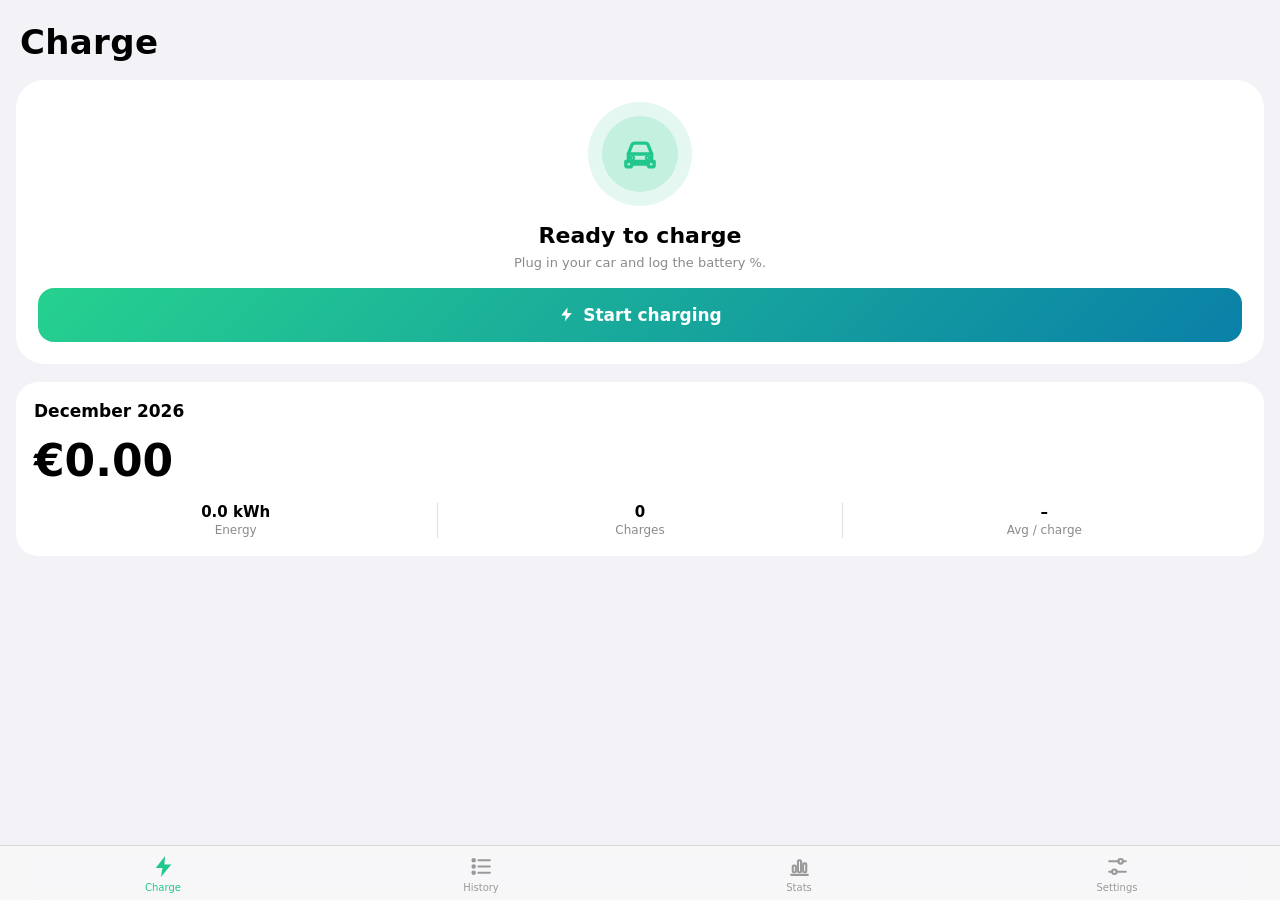
<file: docs/index.html>
<!DOCTYPE html>
<html lang="en">
<head>
<meta charset="utf-8">
<meta name="viewport" content="width=device-width, initial-scale=1, viewport-fit=cover, maximum-scale=1">
<meta name="apple-mobile-web-app-capable" content="yes">
<meta name="mobile-web-app-capable" content="yes">
<meta name="apple-mobile-web-app-status-bar-style" content="default">
<meta name="apple-mobile-web-app-title" content="ChargeLog">
<meta name="theme-color" content="#f2f2f7" media="(prefers-color-scheme: light)">
<meta name="theme-color" content="#000000" media="(prefers-color-scheme: dark)">
<meta name="format-detection" content="telephone=no">
<title>ChargeLog</title>
<link rel="manifest" href="manifest.webmanifest">
<link rel="apple-touch-icon" href="icon-180.png">
<link rel="icon" type="image/png" href="icon-192.png">
<style>
:root {
  --brand: #21c78c;
  --brand-deep: #0a789e;
  --grad: linear-gradient(135deg, #26d18f 0%, #0a80a8 100%);
  --bg: #f2f2f7;
  --card: #ffffff;
  --card2: #f2f2f7;
  --text: #000000;
  --text2: rgba(60, 60, 67, 0.6);
  --text3: rgba(60, 60, 67, 0.3);
  --fill: rgba(120, 120, 128, 0.14);
  --fill2: rgba(120, 120, 128, 0.22);
  --sep: rgba(60, 60, 67, 0.16);
  --bar: rgba(249, 249, 249, 0.86);
  --orange: #ff9500;
  --red: #ff3b30;
  --blue: #007aff;
  --purple: #af52de;
  --teal: #30b0c7;
  --yellow: #ffcc00;
  --sheet-bg: #f2f2f7;
  --font: -apple-system, BlinkMacSystemFont, "SF Pro Text", "Segoe UI", Roboto, system-ui, sans-serif;
  --rounded: ui-rounded, "SF Pro Rounded", -apple-system, BlinkMacSystemFont, system-ui, sans-serif;
  --safe-top: env(safe-area-inset-top, 0px);
  --safe-bottom: env(safe-area-inset-bottom, 0px);
  color-scheme: light dark;
}

@media (prefers-color-scheme: dark) {
  :root {
    --bg: #000000;
    --card: #1c1c1e;
    --card2: #2c2c2e;
    --text: #ffffff;
    --text2: rgba(235, 235, 245, 0.6);
    --text3: rgba(235, 235, 245, 0.3);
    --fill: rgba(120, 120, 128, 0.28);
    --fill2: rgba(120, 120, 128, 0.4);
    --sep: rgba(84, 84, 88, 0.55);
    --bar: rgba(22, 22, 24, 0.86);
    --sheet-bg: #1c1c1e;
  }
  .sheet .card, .sheet .group { background: #2c2c2e; }
}

* { box-sizing: border-box; -webkit-tap-highlight-color: transparent; }
html, body { margin: 0; padding: 0; background: var(--bg); color: var(--text); }
body {
  font-family: var(--font);
  font-size: 17px;
  line-height: 1.3;
  -webkit-font-smoothing: antialiased;
  -webkit-text-size-adjust: 100%;
  overscroll-behavior-y: none;
  user-select: none;
  -webkit-user-select: none;
}
input, textarea, select { user-select: text; -webkit-user-select: text; }
button { font: inherit; color: inherit; background: none; border: 0; padding: 0; cursor: pointer; }
svg { display: block; }
.ico { width: 1em; height: 1em; display: inline-block; vertical-align: -0.125em; }

/* ---------- Screens & tab bar ---------- */
.screen { display: none; min-height: 100vh; padding: calc(var(--safe-top) + 12px) 16px calc(var(--safe-bottom) + 96px); }
.screen.active { display: block; animation: fadeIn 0.18s ease; }
@keyframes fadeIn { from { opacity: 0.4; } to { opacity: 1; } }
.title-row { display: flex; align-items: flex-end; justify-content: space-between; margin: 8px 4px 16px; min-height: 44px; }
.large-title { font-size: 34px; font-weight: 700; letter-spacing: 0.01em; margin: 0; }
.icon-btn { width: 36px; height: 36px; border-radius: 50%; display: grid; place-items: center; color: var(--brand); font-size: 22px; }
.icon-btn:active { opacity: 0.5; }

.tabbar {
  position: fixed; left: 0; right: 0; bottom: 0; z-index: 20;
  display: flex; justify-content: space-around;
  padding: 6px 4px calc(var(--safe-bottom) + 4px);
  background: var(--bar);
  backdrop-filter: saturate(180%) blur(20px); -webkit-backdrop-filter: saturate(180%) blur(20px);
  border-top: 0.5px solid var(--sep);
}
.tab { flex: 1; display: flex; flex-direction: column; align-items: center; gap: 2px; color: #999; font-size: 10px; font-weight: 500; padding: 2px 0; }
.tab .ico { font-size: 25px; }
.tab.active { color: var(--brand); }

.stack { display: flex; flex-direction: column; gap: 18px; }

/* ---------- Cards ---------- */
.card { background: var(--card); border-radius: 22px; padding: 18px; }
.card-title { font-size: 17px; font-weight: 600; margin: 0; }
.row-between { display: flex; align-items: center; justify-content: space-between; gap: 8px; }
.muted { color: var(--text2); }
.small { font-size: 13px; }
.caption { font-size: 12px; color: var(--text2); }
.rounded { font-family: var(--rounded); }
.num { font-variant-numeric: tabular-nums; }
.link-btn { color: var(--brand); font-weight: 600; font-size: 15px; }
.link-btn:active { opacity: 0.5; }

.primary-btn {
  width: 100%; display: flex; align-items: center; justify-content: center; gap: 8px;
  padding: 16px; border-radius: 16px; background: var(--grad); color: #fff;
  font-size: 17px; font-weight: 600; transition: transform 0.15s ease, opacity 0.15s ease;
}
.primary-btn:active { transform: scale(0.97); opacity: 0.85; }
.primary-btn:disabled { opacity: 0.45; transform: none; }

/* Active charge card */
.active-card { background: var(--grad); color: #fff; border-radius: 28px; padding: 20px; box-shadow: 0 12px 30px rgba(10, 120, 158, 0.35); display: flex; flex-direction: column; gap: 18px; }
.pill { display: inline-flex; align-items: center; gap: 6px; padding: 6px 12px; border-radius: 999px; background: rgba(255,255,255,0.2); font-size: 15px; font-weight: 600; }
.pulse { animation: pulse 1.6s ease-in-out infinite; }
@keyframes pulse { 0%, 100% { opacity: 1; } 50% { opacity: 0.35; } }
.circle-btn { width: 34px; height: 34px; border-radius: 50%; background: rgba(255,255,255,0.2); display: grid; place-items: center; font-size: 20px; }
.active-main { display: flex; align-items: center; gap: 22px; }
.ring-wrap { position: relative; width: 118px; height: 118px; flex: none; }
.ring-wrap svg { width: 100%; height: 100%; transform: rotate(-90deg); }
.ring-label { position: absolute; inset: 0; display: flex; flex-direction: column; align-items: center; justify-content: center; }
.ring-pct { font-family: var(--rounded); font-size: 26px; font-weight: 700; font-variant-numeric: tabular-nums; }
.ring-sub { font-size: 11px; font-weight: 600; opacity: 0.85; }
.ring-arc { transition: stroke-dashoffset 0.6s ease; }
.kv-label { font-size: 12px; font-weight: 600; opacity: 0.8; }
.kv-big { font-family: var(--rounded); font-size: 28px; font-weight: 700; font-variant-numeric: tabular-nums; }
.kv-mid { font-family: var(--rounded); font-size: 17px; font-weight: 600; }
.glass-row { display: flex; align-items: center; gap: 10px; padding: 12px 14px; border-radius: 14px; background: rgba(255,255,255,0.18); width: 100%; text-align: left; color: #fff; }
.glass-row.due { background: rgba(255,255,255,0.32); }
.glass-row:active { opacity: 0.7; }
.white-btn { width: 100%; padding: 15px; border-radius: 16px; background: #fff; color: var(--brand-deep); font-weight: 600; font-size: 17px; display: flex; align-items: center; justify-content: center; gap: 8px; }
.white-btn:active { transform: scale(0.97); }

/* Idle card */
.idle-card { background: var(--card); border-radius: 28px; padding: 22px; display: flex; flex-direction: column; align-items: center; gap: 16px; text-align: center; }
.idle-icon { position: relative; width: 104px; height: 104px; border-radius: 50%; background: rgba(33,199,140,0.12); display: grid; place-items: center; }
.idle-icon::before { content: ""; position: absolute; width: 76px; height: 76px; border-radius: 50%; background: rgba(33,199,140,0.16); }
.idle-icon .ico { position: relative; font-size: 40px; color: var(--brand); }
.idle-title { font-size: 22px; font-weight: 700; margin: 0; }

/* Month summary */
.big-money { font-family: var(--rounded); font-size: 44px; font-weight: 700; margin: 10px 0 14px; font-variant-numeric: tabular-nums; }
.mini-stats { display: flex; }
.mini-stats > div { flex: 1; text-align: center; }
.mini-stats > div + div { border-left: 0.5px solid var(--sep); }
.mini-val { font-family: var(--rounded); font-weight: 700; font-size: 15px; }

/* Session rows */
.session-row { display: flex; align-items: center; gap: 14px; padding: 8px 0; width: 100%; text-align: left; }
.session-ring { position: relative; width: 46px; height: 46px; flex: none; }
.session-ring svg { width: 100%; height: 100%; transform: rotate(-90deg); }
.session-ring .day { position: absolute; inset: 0; display: flex; flex-direction: column; align-items: center; justify-content: center; line-height: 1; }
.session-ring .day b { font-family: var(--rounded); font-size: 16px; }
.session-ring .day small { font-size: 8px; font-weight: 700; color: var(--text2); margin-top: 2px; }
.session-mid { flex: 1; min-width: 0; }
.session-pcts { font-weight: 600; font-size: 15px; font-variant-numeric: tabular-nums; display: flex; align-items: center; gap: 5px; }
.session-pcts .ico { font-size: 11px; color: var(--text2); }
.session-right { text-align: right; }
.session-cost { font-family: var(--rounded); font-weight: 600; font-size: 17px; }
.divider { height: 0.5px; background: var(--sep); margin-left: 60px; }

/* History list */
.month-head { display: flex; align-items: baseline; gap: 6px; margin: 6px 4px 8px; }
.month-head .name { font-size: 20px; font-weight: 700; flex: 1; }
.month-head .tot { font-weight: 700; color: var(--brand); font-size: 15px; }
.group { background: var(--card); border-radius: 14px; overflow: hidden; }
.swipe { position: relative; overflow: hidden; }
.swipe + .swipe::before { content: ""; position: absolute; top: 0; left: 76px; right: 0; height: 0.5px; background: var(--sep); z-index: 2; }
.swipe-content { position: relative; z-index: 1; background: var(--card); padding: 4px 16px; transition: transform 0.25s ease; }
.swipe-del { position: absolute; top: 0; right: 0; bottom: 0; width: 88px; background: var(--red); color: #fff; font-weight: 600; font-size: 15px; display: flex; flex-direction: column; align-items: center; justify-content: center; gap: 2px; }

.empty { text-align: center; padding: 70px 30px; color: var(--text2); }
.empty .ico { font-size: 52px; color: var(--text3); margin-bottom: 14px; }
.empty h3 { color: var(--text); font-size: 22px; margin: 0 0 6px; }

/* ---------- Forms (grouped lists) ---------- */
.section { margin-bottom: 22px; }
.section-head { font-size: 13px; text-transform: uppercase; color: var(--text2); margin: 0 16px 7px; letter-spacing: 0.02em; }
.section-foot { font-size: 13px; color: var(--text2); margin: 7px 16px 0; line-height: 1.35; white-space: pre-line; }
.section .group { border-radius: 12px; }
.item { display: flex; align-items: center; justify-content: space-between; gap: 12px; min-height: 46px; padding: 10px 16px; position: relative; }
.item + .item::before, .item + .block::before, .block + .item::before, .block + .block::before { content: ""; position: absolute; top: 0; left: 16px; right: 0; height: 0.5px; background: var(--sep); }
.block { padding: 14px 16px; position: relative; }
.item-label { display: flex; align-items: center; gap: 12px; }
.item-value { color: var(--text2); text-align: right; font-variant-numeric: tabular-nums; }
.item.button { color: var(--brand); width: 100%; text-align: left; }
.item.button.destructive { color: var(--red); justify-content: center; }
.item.button:active { background: var(--fill); }
.app-icon { width: 29px; height: 29px; border-radius: 7px; display: grid; place-items: center; color: #fff; font-size: 16px; flex: none; }

.field { display: flex; align-items: center; gap: 4px; }
.field input {
  width: 110px; text-align: right; border: 0; background: transparent; color: var(--text);
  font: inherit; font-variant-numeric: tabular-nums; padding: 4px 0; outline: none;
}
.field .unit { color: var(--text2); }
input[type="datetime-local"], input[type="time"], select {
  font: inherit; color: var(--brand); background: var(--fill); border: 0; border-radius: 8px; padding: 6px 10px; outline: none;
  -webkit-appearance: none; appearance: none;
}
select { padding-right: 26px; background-image: linear-gradient(45deg, transparent 50%, var(--text2) 50%), linear-gradient(135deg, var(--text2) 50%, transparent 50%); background-position: calc(100% - 13px) 55%, calc(100% - 8px) 55%; background-size: 5px 5px; background-repeat: no-repeat; }
textarea { width: 100%; min-height: 60px; border: 0; background: transparent; color: var(--text); font: inherit; resize: none; outline: none; }

/* Toggle */
.switch { position: relative; width: 51px; height: 31px; flex: none; }
.switch input { opacity: 0; width: 0; height: 0; position: absolute; }
.switch span { position: absolute; inset: 0; border-radius: 999px; background: var(--fill2); transition: background 0.2s; }
.switch span::after { content: ""; position: absolute; top: 2px; left: 2px; width: 27px; height: 27px; border-radius: 50%; background: #fff; box-shadow: 0 3px 8px rgba(0,0,0,0.15), 0 1px 1px rgba(0,0,0,0.16); transition: transform 0.22s ease; }
.switch input:checked + span { background: var(--brand); }
.switch input:checked + span::after { transform: translateX(20px); }

/* Segmented */
.segmented { display: flex; background: var(--fill); border-radius: 9px; padding: 2px; position: relative; }
.segmented button { flex: 1; padding: 6px 10px; font-size: 13px; font-weight: 500; border-radius: 7px; position: relative; z-index: 1; transition: background 0.2s; white-space: nowrap; }
.segmented button.on { background: var(--card); box-shadow: 0 3px 8px rgba(0,0,0,0.12), 0 1px 1px rgba(0,0,0,0.04); font-weight: 600; }
@media (prefers-color-scheme: dark) { .segmented button.on { background: #636366; } }

/* Chips */
.chips { display: flex; gap: 8px; overflow-x: auto; scrollbar-width: none; padding: 2px 0; }
.chips::-webkit-scrollbar { display: none; }
.chip { padding: 8px 14px; border-radius: 999px; background: var(--fill); font-size: 15px; font-weight: 600; flex: none; }
.chip.on { background: var(--brand); color: #fff; }

/* Percent input */
.pct-display { display: flex; align-items: baseline; justify-content: center; gap: 2px; }
.pct-num { font-family: var(--rounded); font-size: 76px; font-weight: 700; font-variant-numeric: tabular-nums; line-height: 1.05; }
.pct-sign { font-family: var(--rounded); font-size: 32px; font-weight: 600; color: var(--text2); }
.battery-bar { height: 10px; border-radius: 999px; background: var(--fill); overflow: hidden; margin: 12px 0 16px; }
.battery-fill { height: 100%; border-radius: 999px; transition: width 0.2s ease, background 0.2s; }
.pct-controls { display: flex; align-items: center; gap: 14px; }
.round-btn { width: 42px; height: 42px; border-radius: 50%; background: var(--fill); display: grid; place-items: center; font-size: 22px; flex: none; touch-action: manipulation; }
.round-btn:active { background: var(--fill2); }

input[type="range"] {
  -webkit-appearance: none; appearance: none; width: 100%; height: 6px; border-radius: 999px; outline: none; margin: 0;
  background: linear-gradient(to right, var(--brand) 0%, var(--brand) var(--p, 50%), var(--fill2) var(--p, 50%), var(--fill2) 100%);
}
input[type="range"]::-webkit-slider-thumb { -webkit-appearance: none; width: 28px; height: 28px; border-radius: 50%; background: #fff; box-shadow: 0 3px 8px rgba(0,0,0,0.18), 0 0 0 0.5px rgba(0,0,0,0.06); }
input[type="range"]::-moz-range-thumb { width: 28px; height: 28px; border-radius: 50%; background: #fff; border: 0; box-shadow: 0 3px 8px rgba(0,0,0,0.18); }

/* Results */
.result-cols { display: flex; }
.result-cols > div { flex: 1; text-align: center; }
.result-cols > div + div { border-left: 0.5px solid var(--sep); }
.result-val { font-family: var(--rounded); font-size: 18px; font-weight: 700; margin-top: 4px; font-variant-numeric: tabular-nums; }
.formula { font-size: 12px; color: var(--text2); font-variant-numeric: tabular-nums; line-height: 1.5; }

/* ---------- Sheets ---------- */
.backdrop { position: fixed; inset: 0; background: rgba(0,0,0,0.35); z-index: 50; opacity: 0; transition: opacity 0.3s ease; }
.backdrop.show { opacity: 1; }
.sheet {
  position: fixed; left: 0; right: 0; bottom: 0; z-index: 51;
  top: calc(var(--safe-top) + 12px);
  background: var(--sheet-bg); border-radius: 14px 14px 0 0;
  display: flex; flex-direction: column;
  transform: translateY(100%); transition: transform 0.38s cubic-bezier(0.2, 0.9, 0.25, 1);
  max-width: 700px; margin: 0 auto;
}
.sheet.medium { top: auto; max-height: 82vh; }
.sheet.show { transform: translateY(0); }
.sheet-grabber { width: 36px; height: 5px; border-radius: 3px; background: var(--text3); margin: 6px auto 0; flex: none; }
.sheet-head { display: grid; grid-template-columns: 1fr auto 1fr; align-items: center; padding: 8px 16px 10px; flex: none; }
.sheet-head h2 { font-size: 17px; font-weight: 600; margin: 0; text-align: center; }
.sheet-head .left { justify-self: start; color: var(--brand); }
.sheet-head .right { justify-self: end; color: var(--brand); font-weight: 600; }
.sheet-body { flex: 1; overflow-y: auto; -webkit-overflow-scrolling: touch; padding: 8px 16px 24px; overscroll-behavior: contain; }
.sheet-foot { flex: none; padding: 8px 16px calc(var(--safe-bottom) + 10px); background: var(--bar); backdrop-filter: blur(20px); -webkit-backdrop-filter: blur(20px); border-top: 0.5px solid var(--sep); }
.sheet .card { background: var(--card); }

/* Action sheet */
.action-sheet { position: fixed; left: 8px; right: 8px; bottom: calc(var(--safe-bottom) + 8px); z-index: 61; transform: translateY(120%); transition: transform 0.3s cubic-bezier(0.2, 0.9, 0.25, 1); max-width: 560px; margin: 0 auto; }
.action-sheet.show { transform: translateY(0); }
.action-group { background: var(--bar); backdrop-filter: blur(30px); -webkit-backdrop-filter: blur(30px); border-radius: 14px; overflow: hidden; margin-bottom: 8px; }
.action-group .msg { padding: 14px 16px; text-align: center; font-size: 13px; color: var(--text2); border-bottom: 0.5px solid var(--sep); }
.action-group .msg b { display: block; font-size: 13px; margin-bottom: 2px; }
.action-group button { width: 100%; padding: 17px; font-size: 20px; color: var(--blue); }
.action-group button + button { border-top: 0.5px solid var(--sep); }
.action-group button.destructive { color: var(--red); }
.action-group button.cancel { font-weight: 600; }
.action-sheet .cancel-group { background: var(--card); }

/* Toast */
.toast { position: fixed; left: 50%; top: calc(var(--safe-top) + 10px); transform: translate(-50%, -150%); z-index: 80; background: var(--card); color: var(--text); padding: 12px 18px; border-radius: 999px; box-shadow: 0 8px 30px rgba(0,0,0,0.18); font-size: 15px; font-weight: 600; transition: transform 0.35s cubic-bezier(0.2, 0.9, 0.25, 1); display: flex; gap: 8px; align-items: center; max-width: calc(100% - 32px); }
.toast.show { transform: translate(-50%, 0); }
.toast .ico { color: var(--brand); flex: none; }

/* Banner */
.banner { display: flex; gap: 12px; align-items: flex-start; padding: 14px; border-radius: 18px; background: rgba(255, 149, 0, 0.13); }
.banner.info { background: rgba(33, 199, 140, 0.13); }
.banner .ico { font-size: 22px; color: var(--orange); flex: none; margin-top: 1px; }
.banner.info .ico { color: var(--brand); }
.banner b { display: block; font-size: 15px; }

/* Stats */
.tiles { display: grid; grid-template-columns: 1fr 1fr; gap: 12px; }
.tile { background: var(--card); border-radius: 22px; padding: 14px; display: flex; flex-direction: column; gap: 10px; }
.tile-icon { width: 32px; height: 32px; border-radius: 9px; display: grid; place-items: center; font-size: 16px; }
.tile-val { font-family: var(--rounded); font-size: 20px; font-weight: 700; white-space: nowrap; overflow: hidden; text-overflow: ellipsis; font-variant-numeric: tabular-nums; }
.chart { width: 100%; overflow: visible; }
.chart text { font-family: var(--font); font-size: 11px; fill: var(--text2); }
.chart .grid { stroke: var(--sep); stroke-dasharray: 2 3; stroke-width: 0.6; }
.chart .avg { stroke: var(--text2); stroke-dasharray: 4 4; stroke-width: 1; }
.chart .bar { transition: opacity 0.2s; }
.stat-head-val { font-family: var(--rounded); font-size: 30px; font-weight: 700; font-variant-numeric: tabular-nums; }

.steps { margin: 0; padding-left: 20px; font-size: 15px; line-height: 1.5; }
.steps li { margin-bottom: 8px; }
.steps code { background: var(--fill); padding: 1px 6px; border-radius: 5px; font-size: 14px; }
.hidden { display: none !important; }

</style>
</head>
<body>
<main>
  <section class="screen" id="screen-charge"></section>
  <section class="screen" id="screen-history"></section>
  <section class="screen" id="screen-stats"></section>
  <section class="screen" id="screen-settings"></section>
</main>
<nav class="tabbar" id="tabbar"></nav>
<script>
'use strict';

/* =========================================================
   ChargeLog web — core: storage, maths, formatting, icons
   ========================================================= */

const APP_VERSION = '1.0';
const STORAGE_KEY = 'chargelog.v1';

const DEFAULTS = {
  capacity: 44,        // kWh
  lossPct: 20,         // cable / heat loss %
  price: 0.15,         // € per kWh before IVA
  vatPct: 23,          // IVA %
  power: 2.3,          // charger kW (estimates only)
  target: 80,          // estimate target %
  lastStart: 30,
  reminder: 'shortcut',            // 'shortcut' | 'calendar' | 'app'
  shortcutName: 'ChargeLog Reminder',
  installHintDismissed: false,
};

const store = {
  data: { sessions: [], settings: { ...DEFAULTS } },
  load() {
    try {
      const raw = localStorage.getItem(STORAGE_KEY);
      if (raw) {
        const parsed = JSON.parse(raw);
        this.data.sessions = Array.isArray(parsed.sessions) ? parsed.sessions : [];
        this.data.settings = { ...DEFAULTS, ...(parsed.settings || {}) };
      }
    } catch (e) { console.warn('Could not load data', e); }
  },
  save() {
    try { localStorage.setItem(STORAGE_KEY, JSON.stringify(this.data)); }
    catch (e) { console.warn('Could not save data', e); toast('Could not save — storage is full or blocked', 'warn'); }
  },
  get settings() { return this.data.settings; },
  get sessions() { return this.data.sessions; },
};

/* ---------- Maths: your formula ---------- */
// kWh = consumption(%) × capacity × cable loss
// €   = kWh × price × IVA
function tariffNow() {
  const s = store.settings;
  return { cap: +s.capacity, loss: 1 + s.lossPct / 100, price: +s.price, vat: 1 + s.vatPct / 100 };
}
const energyFor = (t, pct) => (pct / 100) * t.cap * t.loss;
const costFor = (t, pct) => energyFor(t, pct) * t.price * t.vat;

const tariffOf = (s) => ({ cap: s.cap, loss: s.loss, price: s.price, vat: s.vat });
const isActive = (s) => s.end == null;
const addedPct = (s) => Math.max(0, (s.endPct ?? s.startPct) - s.startPct);
const sEnergy = (s) => energyFor(tariffOf(s), addedPct(s));
const sCost = (s) => costFor(tariffOf(s), addedPct(s));
const sDuration = (s) => (s.end ?? Date.now()) - s.start;

const activeSession = () => store.sessions.find(isActive) || null;
const completedSessions = () => store.sessions.filter((s) => !isActive(s)).sort((a, b) => b.start - a.start);

function estimateMs(t, fromPct, toPct, powerKw) {
  const pct = toPct - fromPct;
  if (powerKw <= 0 || pct <= 0) return null;
  return (energyFor(t, pct) / powerKw) * 3600 * 1000;
}

const uid = () => (crypto.randomUUID ? crypto.randomUUID() : Date.now().toString(36) + Math.random().toString(36).slice(2));
const clamp = (v, a, b) => Math.min(Math.max(v, a), b);

/* ---------- Formatting ---------- */
const LOCALE = navigator.language || 'pt-PT';      // numbers & currency
const DATE_LOCALE = 'en-GB';                         // dates & times (UI language)
const eurFmt = new Intl.NumberFormat(LOCALE, { style: 'currency', currency: 'EUR' });
const kwhFmt = new Intl.NumberFormat(LOCALE, { minimumFractionDigits: 1, maximumFractionDigits: 1 });
const fmt = {
  eur: (v) => eurFmt.format(v || 0),
  kwh: (v) => kwhFmt.format(v || 0) + ' kWh',
  num: (v, d = 2) => new Intl.NumberFormat(LOCALE, { maximumFractionDigits: d }).format(v || 0),
  pct: (v) => Math.round(v) + '%',
  dur(ms) {
    const m = Math.round(Math.max(0, ms) / 60000);
    if (m < 1) return '<1m';
    const h = Math.floor(m / 60), mm = m % 60;
    return h ? (mm ? `${h}h ${mm}m` : `${h}h`) : `${mm}m`;
  },
  timer(ms) {
    const s = Math.max(0, Math.floor(ms / 1000));
    const h = Math.floor(s / 3600), m = Math.floor((s % 3600) / 60), sec = s % 60;
    const p = (n) => String(n).padStart(2, '0');
    return h ? `${h}:${p(m)}:${p(sec)}` : `${m}:${p(sec)}`;
  },
  time: (d) => new Date(d).toLocaleTimeString(DATE_LOCALE, { hour: '2-digit', minute: '2-digit' }),
  dayKey: (d) => { const x = new Date(d); return `${x.getFullYear()}-${x.getMonth()}-${x.getDate()}`; },
  clock(d) {
    const date = new Date(d), now = new Date();
    const tomorrow = new Date(now); tomorrow.setDate(now.getDate() + 1);
    const yesterday = new Date(now); yesterday.setDate(now.getDate() - 1);
    const k = fmt.dayKey(date);
    if (k === fmt.dayKey(now)) return fmt.time(date);
    if (k === fmt.dayKey(tomorrow)) return 'tomorrow ' + fmt.time(date);
    if (k === fmt.dayKey(yesterday)) return 'yesterday ' + fmt.time(date);
    return date.toLocaleDateString(DATE_LOCALE, { day: 'numeric', month: 'short' }) + ' ' + fmt.time(date);
  },
  clockAt(d) {
    const c = fmt.clock(d);
    return /^\d/.test(c) ? 'at ' + c : c.replace(/ (\d{1,2}:\d{2})$/, ' at $1');
  },
  month(d) {
    const s = new Date(d).toLocaleDateString(DATE_LOCALE, { month: 'long', year: 'numeric' });
    return s.charAt(0).toUpperCase() + s.slice(1);
  },
  monthNarrow: (d) => new Date(d).toLocaleDateString(DATE_LOCALE, { month: 'narrow' }).toUpperCase(),
  weekdayShort: (d) => new Date(d).toLocaleDateString(DATE_LOCALE, { weekday: 'short' }).replace('.', '').toUpperCase(),
  relative(ms) {
    if (ms <= 0) return 'now';
    return 'in ' + fmt.dur(ms);
  },
};

function parseNum(str) {
  if (typeof str === 'number') return str;
  const v = parseFloat(String(str).replace(/\s/g, '').replace(',', '.'));
  return Number.isFinite(v) ? v : NaN;
}

const esc = (s) => String(s ?? '').replace(/[&<>"']/g, (c) => ({ '&': '&amp;', '<': '&lt;', '>': '&gt;', '"': '&quot;', "'": '&#39;' }[c]));

function startOfMonth(d) { const x = new Date(d); return new Date(x.getFullYear(), x.getMonth(), 1).getTime(); }
function addMonths(ts, n) { const x = new Date(ts); return new Date(x.getFullYear(), x.getMonth() + n, 1).getTime(); }
function toLocalInput(ts) {
  const d = new Date(ts), p = (n) => String(n).padStart(2, '0');
  return `${d.getFullYear()}-${p(d.getMonth() + 1)}-${p(d.getDate())}T${p(d.getHours())}:${p(d.getMinutes())}`;
}
function fromLocalInput(v) { const t = new Date(v).getTime(); return Number.isFinite(t) ? t : null; }

/* ---------- Icons (simple line icons) ---------- */
const I = (body, fill = false) =>
  `<svg class="ico" viewBox="0 0 24 24" fill="${fill ? 'currentColor' : 'none'}" stroke="${fill ? 'none' : 'currentColor'}" stroke-width="2" stroke-linecap="round" stroke-linejoin="round" aria-hidden="true">${body}</svg>`;
const ICON = {
  bolt: I('<path d="M13.5 2 4.5 13.5h6.5L9.5 22l10-12h-6.6L13.5 2z"/>', true),
  car: I('<path d="M5 16.5V12l2-5.2A2 2 0 0 1 8.9 5.5h6.2a2 2 0 0 1 1.9 1.3L19 12v4.5"/><path d="M3.5 16.5h17v2.2a1 1 0 0 1-1 1H18a1 1 0 0 1-1-1v-.7H7v.7a1 1 0 0 1-1 1H4.5a1 1 0 0 1-1-1z"/><path d="M5 12h14"/><circle cx="7.5" cy="14.3" r=".6"/><circle cx="16.5" cy="14.3" r=".6"/>'),
  list: I('<path d="M9 6h11M9 12h11M9 18h11"/><circle cx="4.5" cy="6" r="1.2" fill="currentColor"/><circle cx="4.5" cy="12" r="1.2" fill="currentColor"/><circle cx="4.5" cy="18" r="1.2" fill="currentColor"/>'),
  chart: I('<path d="M4 20h16"/><rect x="5.5" y="11" width="3" height="6.5" rx="1"/><rect x="10.5" y="6" width="3" height="11.5" rx="1"/><rect x="15.5" y="9" width="3" height="8.5" rx="1"/>'),
  sliders: I('<path d="M4 7h9M17 7h3M4 17h3M11 17h9"/><circle cx="15" cy="7" r="2.2"/><circle cx="9" cy="17" r="2.2"/>'),
  bell: I('<path d="M6 16V11a6 6 0 1 1 12 0v5l1.5 2h-15z"/><path d="M10 20.5a2.2 2.2 0 0 0 4 0"/>'),
  bellOff: I('<path d="M8.6 5.6A6 6 0 0 1 18 11v4M6 11v5l-1.5 2H17"/><path d="M10 20.5a2.2 2.2 0 0 0 4 0"/><path d="M3 3l18 18"/>'),
  flag: I('<path d="M5 21V4"/><path d="M5 4h12l-2.5 4L17 12H5"/>'),
  chevron: I('<path d="M9 5l7 7-7 7"/>'),
  arrow: I('<path d="M4 12h15M13 6l6 6-6 6"/>'),
  plus: I('<path d="M12 5v14M5 12h14"/>'),
  minus: I('<path d="M5 12h14"/>'),
  dots: I('<circle cx="5.5" cy="12" r="1.6" fill="currentColor"/><circle cx="12" cy="12" r="1.6" fill="currentColor"/><circle cx="18.5" cy="12" r="1.6" fill="currentColor"/>'),
  share: I('<path d="M12 3v12M7.5 7.5 12 3l4.5 4.5"/><path d="M6 11H5v9h14v-9h-1"/>'),
  trash: I('<path d="M4 7h16M9 7V4.5h6V7M6.5 7l1 13h9l1-13"/>'),
  check: I('<path d="M5 12.5l4.5 4.5L19 7.5"/>'),
  clock: I('<circle cx="12" cy="12" r="8.5"/><path d="M12 7.5V12l3 2"/>'),
  wand: I('<path d="M4 20 15 9M14 4v3M12.5 5.5h3M19 9v3M17.5 10.5h3M18 3.5l.7.7"/>'),
  euro: I('<circle cx="12" cy="12" r="9"/><path d="M15.5 8.6a4 4 0 1 0 0 6.8M7 11h6M7 13h6"/>'),
  battery: I('<rect x="3" y="7" width="16" height="10" rx="2.5"/><path d="M21.5 10.5v3"/><path d="M11.5 9 9 12.3h3.3L10 15.5" stroke-width="1.6"/>'),
  hash: I('<path d="M9 4 7.5 20M16.5 4 15 20M4.5 9h16M3.5 15h16"/>'),
  divide: I('<circle cx="12" cy="6.5" r="1.2" fill="currentColor"/><circle cx="12" cy="17.5" r="1.2" fill="currentColor"/><path d="M5 12h14"/>'),
  warn: I('<path d="M12 4 2.8 19.5h18.4z"/><path d="M12 10v4.2M12 17h.01"/>'),
  info: I('<circle cx="12" cy="12" r="9"/><path d="M12 11v5.5M12 7.8h.01"/>'),
  download: I('<path d="M12 4v11M7.5 10.5 12 15l4.5-4.5"/><path d="M5 19.5h14"/>'),
  upload: I('<path d="M12 15V4M7.5 8.5 12 4l4.5 4.5"/><path d="M5 19.5h14"/>'),
  repeat: I('<path d="M4 11V9a3 3 0 0 1 3-3h12M16 3l3 3-3 3"/><path d="M20 13v2a3 3 0 0 1-3 3H5M8 21l-3-3 3-3"/>'),
  calendar: I('<rect x="3.5" y="5" width="17" height="15.5" rx="2.5"/><path d="M3.5 10h17M8 3v4M16 3v4"/>'),
  plug: I('<path d="M9 3v5M15 3v5M6.5 8h11v3a5.5 5.5 0 0 1-11 0z"/><path d="M12 16.5V21"/>'),
};

/* ---------- Small UI primitives ---------- */
function h(html) { const t = document.createElement('template'); t.innerHTML = html.trim(); return t.content.firstElementChild; }

let toastTimer = null;
function toast(msg, kind = 'ok') {
  let el = document.getElementById('toast');
  if (!el) { el = h('<div id="toast" class="toast"></div>'); document.body.appendChild(el); }
  el.innerHTML = (kind === 'warn' ? ICON.warn.replace('class="ico"', 'class="ico" style="color:var(--orange)"') : ICON.check) + `<span>${esc(msg)}</span>`;
  requestAnimationFrame(() => el.classList.add('show'));
  clearTimeout(toastTimer);
  toastTimer = setTimeout(() => el.classList.remove('show'), 2600);
}

/** iOS-style bottom sheet. Returns { el, body, close }. */
function openSheet({ title, left = 'Cancel', right = null, onRight = null, medium = false, footer = null, onClose = null }) {
  const backdrop = h('<div class="backdrop"></div>');
  const sheet = h(`
    <div class="sheet${medium ? ' medium' : ''}" role="dialog" aria-modal="true">
      <div class="sheet-grabber"></div>
      <div class="sheet-head">
        <button class="left">${esc(left)}</button>
        <h2>${esc(title)}</h2>
        ${right ? `<button class="right">${esc(right)}</button>` : '<span></span>'}
      </div>
      <div class="sheet-body"></div>
      ${footer ? '<div class="sheet-foot"></div>' : ''}
    </div>`);
  document.body.append(backdrop, sheet);
  document.body.style.overflow = 'hidden';
  requestAnimationFrame(() => { backdrop.classList.add('show'); sheet.classList.add('show'); });

  let closed = false;
  function close() {
    if (closed) return; closed = true;
    if (document.activeElement && document.activeElement.blur) document.activeElement.blur();
    backdrop.classList.remove('show'); sheet.classList.remove('show');
    setTimeout(() => { backdrop.remove(); sheet.remove(); if (!document.querySelector('.sheet')) document.body.style.overflow = ''; }, 380);
    onClose && onClose();
  }
  backdrop.addEventListener('click', close);
  sheet.querySelector('.left').addEventListener('click', close);
  if (right) sheet.querySelector('.right').addEventListener('click', () => onRight && onRight(close));

  // Drag the grabber/header down to dismiss
  const head = sheet.querySelector('.sheet-head'), grab = sheet.querySelector('.sheet-grabber');
  let startY = null, dy = 0;
  const onStart = (e) => { if (e.target.closest('button')) return; startY = e.touches[0].clientY; dy = 0; sheet.style.transition = 'none'; };
  const onMove = (e) => { if (startY == null) return; dy = Math.max(0, e.touches[0].clientY - startY); sheet.style.transform = `translateY(${dy}px)`; };
  const onEnd = () => { if (startY == null) return; sheet.style.transition = ''; sheet.style.transform = ''; if (dy > 110) close(); startY = null; };
  [head, grab].forEach((el) => { el.addEventListener('touchstart', onStart, { passive: true }); el.addEventListener('touchmove', onMove, { passive: true }); el.addEventListener('touchend', onEnd); });

  return { el: sheet, body: sheet.querySelector('.sheet-body'), foot: sheet.querySelector('.sheet-foot'), close };
}

/** iOS-style action sheet. actions: [{ label, destructive, handler }] */
function actionSheet({ title = '', message = '', actions = [] }) {
  const backdrop = h('<div class="backdrop" style="z-index:60"></div>');
  const el = h(`
    <div class="action-sheet">
      <div class="action-group">
        ${title || message ? `<div class="msg">${title ? `<b>${esc(title)}</b>` : ''}${esc(message)}</div>` : ''}
        ${actions.map((a, i) => `<button data-i="${i}" class="${a.destructive ? 'destructive' : ''}">${esc(a.label)}</button>`).join('')}
      </div>
      <div class="action-group cancel-group"><button class="cancel">Cancel</button></div>
    </div>`);
  document.body.append(backdrop, el);
  requestAnimationFrame(() => { backdrop.classList.add('show'); el.classList.add('show'); });
  const close = () => { backdrop.classList.remove('show'); el.classList.remove('show'); setTimeout(() => { backdrop.remove(); el.remove(); }, 320); };
  backdrop.addEventListener('click', close);
  el.querySelector('.cancel').addEventListener('click', close);
  el.querySelectorAll('[data-i]').forEach((b) => b.addEventListener('click', () => { close(); actions[+b.dataset.i].handler(); }));
}

function ringSVG({ from = 0, to, stroke = 12, track = 'rgba(255,255,255,0.25)', color = '#fff', size = 100 }) {
  const r = (size - stroke) / 2, c = 2 * Math.PI * r;
  const a = clamp(from / 100, 0, 1), b = Math.max(a + 0.005, clamp(to / 100, 0, 1));
  const len = (b - a) * c;
  return `<svg viewBox="0 0 ${size} ${size}">
    <circle cx="${size / 2}" cy="${size / 2}" r="${r}" fill="none" stroke="${track}" stroke-width="${stroke}"/>
    <circle class="ring-arc" cx="${size / 2}" cy="${size / 2}" r="${r}" fill="none" stroke="${color}" stroke-width="${stroke}"
      stroke-linecap="round" stroke-dasharray="${len} ${c}" stroke-dashoffset="${-a * c}"/>
  </svg>`;
}

function batteryColor(p) { return p < 20 ? 'var(--red)' : p < 40 ? 'var(--orange)' : 'var(--brand)'; }

/** Big % picker: number, battery bar, − slider +. */
function PercentInput(container, { value, min = 0, max = 100, onChange }) {
  container.innerHTML = `
    <div class="pct-display"><span class="pct-num num"></span><span class="pct-sign">%</span></div>
    <div class="battery-bar"><div class="battery-fill"></div></div>
    <div class="pct-controls">
      <button class="round-btn" data-d="-1" aria-label="Minus 1">${ICON.minus}</button>
      <input type="range" step="1" aria-label="Battery percentage">
      <button class="round-btn" data-d="1" aria-label="Plus 1">${ICON.plus}</button>
    </div>`;
  const num = container.querySelector('.pct-num'), fill = container.querySelector('.battery-fill'), range = container.querySelector('input');
  let v = value, lo = min, hi = max;
  function paint() {
    num.textContent = Math.round(v);
    fill.style.width = clamp(v, 0, 100) + '%';
    fill.style.background = batteryColor(v);
    range.min = lo; range.max = hi; range.value = v;
    range.style.setProperty('--p', ((v - lo) / Math.max(1, hi - lo)) * 100 + '%');
  }
  function set(nv, notify = true) {
    const c = clamp(Math.round(nv), lo, hi);
    if (c !== v) { v = c; if (navigator.vibrate) navigator.vibrate(4); }
    paint(); if (notify && onChange) onChange(v);
  }
  range.addEventListener('input', () => set(+range.value));
  container.querySelectorAll('.round-btn').forEach((btn) => {
    let t1 = null, t2 = null;
    const d = +btn.dataset.d;
    const stop = () => { clearTimeout(t1); clearInterval(t2); t1 = t2 = null; };
    btn.addEventListener('pointerdown', (e) => {
      e.preventDefault(); set(v + d);
      t1 = setTimeout(() => { t2 = setInterval(() => set(v + d), 70); }, 380);
    });
    ['pointerup', 'pointerleave', 'pointercancel'].forEach((ev) => btn.addEventListener(ev, stop));
    btn.addEventListener('contextmenu', (e) => e.preventDefault());
  });
  v = clamp(value, lo, hi); paint();
  return {
    get value() { return v; },
    set(nv) { set(nv); },
    setRange(nlo, nhi) { lo = nlo; hi = nhi; set(v); },
  };
}

function toggleHTML(id, checked) {
  return `<label class="switch"><input type="checkbox" id="${id}" ${checked ? 'checked' : ''}><span></span></label>`;
}
function segmentedHTML(name, options, current) {
  return `<div class="segmented" data-seg="${name}">${options.map(([val, label]) => `<button data-val="${esc(val)}" class="${val === current ? 'on' : ''}">${esc(label)}</button>`).join('')}</div>`;
}
function wireSegmented(root, name, onChange) {
  const seg = root.querySelector(`[data-seg="${name}"]`);
  seg.querySelectorAll('button').forEach((b) => b.addEventListener('click', () => {
    seg.querySelectorAll('button').forEach((x) => x.classList.toggle('on', x === b));
    onChange(b.dataset.val);
  }));
}
const DECIMAL_SEP = (1.1).toLocaleString(LOCALE).charAt(1) || '.';
function numberField(id, value, unit) {
  const shown = String(+(+value).toFixed(4)).replace('.', DECIMAL_SEP);
  return `<div class="field"><input id="${id}" inputmode="decimal" enterkeyhint="done" autocomplete="off" value="${esc(shown)}"><span class="unit">${esc(unit)}</span></div>`;
}

/* =========================================================
   Reminders: picker UI + delivery to iOS Reminders / Calendar
   ========================================================= */

const PRESET_HOURS = [1, 2, 3, 4, 5, 6, 8, 10];

/**
 * Reminders-style picker ("After…" X hours or "At time…").
 * Renders into `container` (a .section). Returns { get(): { on, date } }.
 */
function ReminderPicker(container, { on = false, date = null, suggestionMs = null, clockMode = false }) {
  const st = {
    on,
    mode: clockMode ? 'at' : 'after',
    hours: 4,
    minutes: 0,
    clock: date ? fmtHM(date) : '07:30',
    date: date || Date.now() + 4 * 3600e3,
  };

  function fmtHM(ts) { const d = new Date(ts); return String(d.getHours()).padStart(2, '0') + ':' + String(d.getMinutes()).padStart(2, '0'); }

  function recompute() {
    if (st.mode === 'after') {
      st.date = Date.now() + Math.max(1, st.hours * 60 + st.minutes) * 60e3;
    } else {
      const [hh, mm] = st.clock.split(':').map(Number);
      const d = new Date(); d.setSeconds(0, 0); d.setHours(hh || 0, mm || 0);
      if (d.getTime() <= Date.now() + 30e3) d.setDate(d.getDate() + 1);
      st.date = d.getTime();
    }
  }

  function methodNote() {
    const m = store.settings.reminder;
    if (m === 'shortcut') return 'Added to your Reminders app via the Shortcut.';
    if (m === 'calendar') return 'Added as a Calendar event with an alert.';
    return 'Shown inside ChargeLog only.';
  }

  function render() {
    const hourOpts = Array.from({ length: 24 }, (_, i) => `<option value="${i}" ${i === st.hours ? 'selected' : ''}>${i} h</option>`).join('');
    const minOpts = Array.from({ length: 12 }, (_, i) => i * 5).map((m) => `<option value="${m}" ${m === st.minutes ? 'selected' : ''}>${m} min</option>`).join('');
    container.innerHTML = `
      <div class="section-head">Reminder</div>
      <div class="group">
        <div class="item">
          <div class="item-label"><span class="app-icon" style="background:var(--orange)">${ICON.bell}</span>Remind me</div>
          ${toggleHTML('rem-on', st.on)}
        </div>
        ${st.on ? `
        <div class="block">${segmentedHTML('rem-mode', [['after', 'After…'], ['at', 'At time…']], st.mode)}</div>
        ${st.mode === 'after' ? `
          <div class="block"><div class="chips">${PRESET_HOURS.map((hh) => `<button class="chip ${st.hours === hh && st.minutes === 0 ? 'on' : ''}" data-h="${hh}">${hh}h</button>`).join('')}</div></div>
          <div class="item"><span>Hours</span><select id="rem-h">${hourOpts}</select></div>
          <div class="item"><span>Minutes</span><select id="rem-m">${minOpts}</select></div>
        ` : `
          <div class="item"><span>Time</span><input type="time" id="rem-clock" value="${st.clock}"></div>
        `}
        ${suggestionMs && suggestionMs > 60e3 ? `<button class="item button" id="rem-suggest"><span class="item-label">${ICON.wand} Use charge estimate · ${fmt.dur(suggestionMs)}</span></button>` : ''}
        ` : ''}
      </div>
      ${st.on ? `<div class="section-foot" id="rem-foot"></div>` : ''}`;
    paintFoot();

    container.querySelector('#rem-on').addEventListener('change', (e) => { st.on = e.target.checked; recompute(); render(); });
    if (!st.on) return;
    wireSegmented(container, 'rem-mode', (v) => { st.mode = v; recompute(); render(); });
    container.querySelectorAll('[data-h]').forEach((b) => b.addEventListener('click', () => { st.hours = +b.dataset.h; st.minutes = 0; recompute(); render(); }));
    const hs = container.querySelector('#rem-h'), ms = container.querySelector('#rem-m'), ck = container.querySelector('#rem-clock');
    hs && hs.addEventListener('change', () => { st.hours = +hs.value; recompute(); render(); });
    ms && ms.addEventListener('change', () => { st.minutes = +ms.value; recompute(); render(); });
    ck && ck.addEventListener('change', () => { if (ck.value) { st.clock = ck.value; recompute(); paintFoot(); } });
    const sg = container.querySelector('#rem-suggest');
    sg && sg.addEventListener('click', () => {
      const total = Math.min(23 * 60 + 55, Math.ceil(Math.ceil(suggestionMs / 60e3) / 5) * 5);
      st.mode = 'after'; st.hours = Math.floor(total / 60); st.minutes = total % 60;
      recompute(); render();
    });
  }

  function paintFoot() {
    const f = container.querySelector('#rem-foot');
    if (f) f.textContent = `Rings ${fmt.clockAt(st.date)} · ${fmt.relative(st.date - Date.now())}\n${methodNote()}`;
  }

  if (!clockMode) recompute();
  render();
  return { get: () => { if (st.mode === 'after') recompute(); return { on: st.on, date: st.date }; } };
}

/* ---------- Delivery ---------- */

function shortcutDateText(ts) {
  const d = new Date(ts), p = (n) => String(n).padStart(2, '0');
  return `${d.getFullYear()}-${p(d.getMonth() + 1)}-${p(d.getDate())} ${p(d.getHours())}:${p(d.getMinutes())}`;
}

/** Hands the reminder to iOS. Returns true if the app is leaving for another app. */
function deliverReminder(session) {
  if (!session.alarm) return false;
  const method = store.settings.reminder;
  if (method === 'shortcut') {
    const name = store.settings.shortcutName || DEFAULTS.shortcutName;
    const url = `shortcuts://run-shortcut?name=${encodeURIComponent(name)}&input=text&text=${encodeURIComponent(shortcutDateText(session.alarm))}`;
    window.location.href = url;
    return true;
  }
  if (method === 'calendar') {
    downloadICS(session);
    return true;
  }
  return false;
}

function icsDate(ts) { return new Date(ts).toISOString().replace(/[-:]/g, '').replace(/\.\d{3}/, ''); }
function downloadICS(session) {
  const start = session.alarm;
  const ics = [
    'BEGIN:VCALENDAR', 'VERSION:2.0', 'PRODID:-//ChargeLog//EN', 'CALSCALE:GREGORIAN', 'METHOD:PUBLISH',
    'BEGIN:VEVENT',
    `UID:${session.id}-${start}@chargelog`,
    `DTSTAMP:${icsDate(Date.now())}`,
    `DTSTART:${icsDate(start)}`,
    `DTEND:${icsDate(start + 10 * 60e3)}`,
    'SUMMARY:Check the car (ChargeLog)',
    `DESCRIPTION:Charging since ${fmt.time(session.start)} from ${fmt.pct(session.startPct)}. Open ChargeLog to log the end %.`,
    'BEGIN:VALARM', 'TRIGGER:PT0S', 'ACTION:DISPLAY', 'DESCRIPTION:Check the car', 'END:VALARM',
    'END:VEVENT', 'END:VCALENDAR',
  ].join('\r\n');
  const blob = new Blob([ics], { type: 'text/calendar' });
  const a = document.createElement('a');
  a.href = URL.createObjectURL(blob);
  a.download = 'chargelog-reminder.ics';
  document.body.appendChild(a); a.click(); a.remove();
  setTimeout(() => URL.revokeObjectURL(a.href), 10000);
}

function testReminder() {
  const fake = { id: 'test', start: Date.now(), startPct: 50, alarm: Date.now() + 2 * 60e3 };
  if (store.settings.reminder === 'app') { toast('Reminders are set to "In app only"'); return; }
  deliverReminder(fake);
}

/* =========================================================
   Screens: Charge, History + the charge sheets
   ========================================================= */

const ui = { tab: 'charge', statsRange: '1Y', statsMetric: 'cost', statsSel: null };

function isStandalone() {
  return window.navigator.standalone === true || window.matchMedia('(display-mode: standalone)').matches;
}

/* ---------------- Charge tab ---------------- */

function renderCharge() {
  const el = document.getElementById('screen-charge');
  const active = activeSession();
  const done = completedSessions();
  const showInstall = !isStandalone() && !store.settings.installHintDismissed && /iPhone|iPad|iPod/.test(navigator.userAgent);

  el.innerHTML = `
    <div class="title-row"><h1 class="large-title">Charge</h1></div>
    <div class="stack">
      ${showInstall ? `
        <div class="banner info">
          ${ICON.share}
          <div style="flex:1"><b>Install ChargeLog</b><span class="small muted">Tap Share, then <b style="display:inline">Add to Home Screen</b>, to use it like an app.</span></div>
          <button class="link-btn" data-act="dismiss-install">OK</button>
        </div>` : ''}
      ${active ? activeCardHTML(active) : idleCardHTML(done[0])}
      ${monthSummaryHTML(done)}
      ${done.length ? `
        <div class="card" style="padding-top:14px;padding-bottom:10px">
          <div class="row-between" style="margin-bottom:4px"><h3 class="card-title">Recent</h3><button class="link-btn" data-act="see-all">See all</button></div>
          ${done.slice(0, 4).map((s, i) => (i ? '<div class="divider"></div>' : '') + `<button class="session-row" data-edit="${s.id}">${sessionRowInner(s)}</button>`).join('')}
        </div>` : ''}
    </div>`;
}

function liveEstimate(s, now = Date.now()) {
  const perPct = energyFor(tariffOf(s), 1);
  const power = +store.settings.power;
  if (perPct <= 0 || power <= 0) return s.startPct;
  return Math.min(100, s.startPct + ((now - s.start) / 3600e3) * power / perPct);
}

function activeCardHTML(s) {
  const est = liveEstimate(s);
  const due = s.alarm && s.alarm <= Date.now();
  let alarmText;
  if (!s.alarm) alarmText = `<b>Add a reminder</b>`;
  else if (!due) alarmText = `<div><b>Reminder ${fmt.clockAt(s.alarm)}</b><div class="small" style="opacity:.85" data-countdown="${s.alarm}">${fmt.relative(s.alarm - Date.now())}</div></div>`;
  else alarmText = `<div><b>Reminder time reached</b><div class="small" style="opacity:.85">${fmt.time(s.alarm)} · check the car and end the charge</div></div>`;

  return `
    <div class="active-card">
      <div class="row-between">
        <span class="pill"><span class="pulse">${ICON.bolt}</span>Charging</span>
        <button class="circle-btn" data-act="active-menu" aria-label="More">${ICON.dots}</button>
      </div>
      <div class="active-main">
        <div class="ring-wrap">
          ${ringSVG({ from: 0, to: est, stroke: 11 })}
          <div class="ring-label"><span class="ring-pct" data-est>≈${Math.round(est)}%</span><span class="ring-sub">from ${fmt.pct(s.startPct)}</span></div>
        </div>
        <div style="display:flex;flex-direction:column;gap:12px;min-width:0">
          <div><div class="kv-label">Elapsed</div><div class="kv-big" data-elapsed="${s.start}">${fmt.timer(Date.now() - s.start)}</div></div>
          <div><div class="kv-label">So far ≈</div><div class="kv-mid" data-sofar>${fmt.eur(costFor(tariffOf(s), Math.max(0, est - s.startPct)))}</div></div>
        </div>
      </div>
      <button class="glass-row ${due ? 'due' : ''}" data-act="edit-alarm">
        <span style="font-size:18px">${s.alarm ? ICON.bell : ICON.bellOff}</span>
        <span style="flex:1;font-size:15px">${alarmText}</span>
        <span style="font-size:13px;opacity:.7">${ICON.chevron}</span>
      </button>
      <button class="white-btn" data-act="end">${ICON.flag} End charge</button>
    </div>`;
}

function idleCardHTML(last) {
  return `
    <div class="idle-card">
      <div class="idle-icon">${ICON.car}</div>
      <div>
        <h2 class="idle-title">Ready to charge</h2>
        <div class="muted small" style="margin-top:4px">${last
          ? `Last: ${fmt.clock(last.end || last.start)} · ended at ${fmt.pct(last.endPct ?? 0)}`
          : 'Plug in your car and log the battery %.'}</div>
      </div>
      <button class="primary-btn" data-act="start">${ICON.bolt} Start charging</button>
    </div>`;
}

function monthSummaryHTML(done) {
  const now = new Date();
  const thisM = startOfMonth(now), prevM = addMonths(thisM, -1);
  const inMonth = done.filter((s) => startOfMonth(s.start) === thisM);
  const prev = done.filter((s) => startOfMonth(s.start) === prevM);
  const cost = inMonth.reduce((a, s) => a + sCost(s), 0);
  const energy = inMonth.reduce((a, s) => a + sEnergy(s), 0);
  const prevCost = prev.reduce((a, s) => a + sCost(s), 0);
  return `
    <div class="card">
      <div class="row-between">
        <h3 class="card-title">${fmt.month(now)}</h3>
        ${prevCost > 0 ? `<span class="caption" style="font-weight:600">Last month ${fmt.eur(prevCost)}</span>` : ''}
      </div>
      <div class="big-money">${fmt.eur(cost)}</div>
      <div class="mini-stats">
        <div><div class="mini-val">${fmt.kwh(energy)}</div><div class="caption">Energy</div></div>
        <div><div class="mini-val">${inMonth.length}</div><div class="caption">Charges</div></div>
        <div><div class="mini-val">${inMonth.length ? fmt.eur(cost / inMonth.length) : '–'}</div><div class="caption">Avg / charge</div></div>
      </div>
    </div>`;
}

function sessionRowInner(s) {
  const end = s.endPct ?? s.startPct;
  return `
    <div class="session-ring">
      ${ringSVG({ from: s.startPct, to: end, stroke: 9, size: 100, track: 'rgba(33,199,140,0.15)', color: 'var(--brand)' })}
      <div class="day"><b>${new Date(s.start).getDate()}</b><small>${fmt.weekdayShort(s.start)}</small></div>
    </div>
    <div class="session-mid">
      <div class="session-pcts">${fmt.pct(s.startPct)} ${ICON.arrow} ${fmt.pct(end)}</div>
      <div class="caption">${fmt.time(s.start)} · ${fmt.dur(sDuration(s))}${s.note ? ' · ' + esc(s.note) : ''}</div>
    </div>
    <div class="session-right">
      <div class="session-cost">${fmt.eur(sCost(s))}</div>
      <div class="caption">${fmt.kwh(sEnergy(s))}</div>
    </div>`;
}

/* Live ticking while the Charge tab is open */
function tick() {
  document.querySelectorAll('[data-elapsed]').forEach((el) => { el.textContent = fmt.timer(Date.now() - +el.dataset.elapsed); });
  document.querySelectorAll('[data-countdown]').forEach((el) => { el.textContent = fmt.relative(+el.dataset.countdown - Date.now()); });
  const a = activeSession();
  if (a && a.alarm && a.alarm <= Date.now() && !document.querySelector('.glass-row.due') && ui.tab === 'charge' && !document.querySelector('.sheet')) renderCharge();
}

/* ---------------- Start sheet ---------------- */

function openStartSheet() {
  const s = store.settings;
  const t = tariffNow();
  const st = { startPct: clamp(+s.lastStart, 0, 99), target: +s.target, earlier: false, startAt: Date.now() };

  const sh = openSheet({ title: 'Start charging', footer: true });
  sh.body.innerHTML = `
    <div class="section"><div class="section-head">Battery now</div><div class="group"><div class="block" id="st-pct"></div></div></div>
    <div class="section" id="st-est"></div>
    <div class="section" id="st-rem"></div>
    <div class="section">
      <div class="group">
        <div class="item"><span>Started earlier</span>${toggleHTML('st-earlier', false)}</div>
        <div class="item hidden" id="st-at-row"><span>Started at</span><input type="datetime-local" id="st-at" value="${toLocalInput(Date.now())}" max="${toLocalInput(Date.now())}"></div>
      </div>
    </div>`;
  sh.foot.innerHTML = `<button class="primary-btn" id="st-go">${ICON.bolt} Start charging</button>`;

  const est = () => estimateMs(t, st.startPct, st.target, +s.power);
  let reminder;
  function paintEstimate() {
    const box = sh.body.querySelector('#st-est');
    const toTarget = Math.max(0, st.target - st.startPct);
    const ms = est();
    box.innerHTML = `
      <div class="section-head">Estimate</div>
      <div class="group">
        <div class="block">
          <div class="row-between" style="margin-bottom:10px"><span>Charge to</span><span class="muted num">${fmt.pct(st.target)}</span></div>
          <input type="range" id="st-target" min="5" max="100" step="5" value="${st.target}" style="--p:${((st.target - 5) / 95) * 100}%">
        </div>
        <div class="item"><span>Energy</span><span class="item-value">${fmt.kwh(energyFor(t, toTarget))}</span></div>
        <div class="item"><span>Cost</span><span class="item-value">${fmt.eur(costFor(t, toTarget))}</span></div>
        ${ms ? `<div class="item"><span>Time</span><span class="item-value">≈ ${fmt.dur(ms)}</span></div>` : ''}
      </div>
      <div class="section-foot">Time is estimated for a ${fmt.num(+s.power)} kW charger. You can change it in Settings.</div>`;
    const r = box.querySelector('#st-target');
    r.addEventListener('input', () => {
      st.target = +r.value; r.style.setProperty('--p', ((st.target - 5) / 95) * 100 + '%');
      box.querySelector('.row-between .muted').textContent = fmt.pct(st.target);
    });
    r.addEventListener('change', () => { s.target = st.target; store.save(); paintEstimate(); paintReminder(); });
  }
  function paintReminder() {
    const prev = reminder ? reminder.get() : { on: false };
    reminder = ReminderPicker(sh.body.querySelector('#st-rem'), { on: prev.on, suggestionMs: est() });
  }

  PercentInput(sh.body.querySelector('#st-pct'), {
    value: st.startPct, min: 0, max: 99,
    onChange: (v) => { st.startPct = v; clearTimeout(paintEstimate.t); paintEstimate.t = setTimeout(() => { paintEstimate(); paintReminder(); }, 120); },
  });
  paintEstimate(); paintReminder();

  const earlier = sh.body.querySelector('#st-earlier'), atRow = sh.body.querySelector('#st-at-row'), at = sh.body.querySelector('#st-at');
  earlier.addEventListener('change', () => { st.earlier = earlier.checked; atRow.classList.toggle('hidden', !st.earlier); });

  sh.foot.querySelector('#st-go').addEventListener('click', () => {
    const r = reminder.get();
    let start = Date.now();
    if (st.earlier) { const v = fromLocalInput(at.value); if (v && v <= Date.now()) start = v; }
    const sess = { id: uid(), start, end: null, startPct: st.startPct, endPct: null, ...tariffNow(), alarm: r.on ? r.date : null, note: '' };
    store.sessions.push(sess);
    s.lastStart = st.startPct;
    store.save();
    sh.close();
    render();
    toast('Charging started');
    if (sess.alarm) setTimeout(() => deliverReminder(sess), 350);
  });
}

/* ---------------- End sheet ---------------- */

function openEndSheet() {
  const sess = activeSession();
  if (!sess) return;
  const t = tariffOf(sess);
  const st = { endPct: clamp(Math.max(+store.settings.target, sess.startPct + 1), 0, 100), earlier: false };

  const sh = openSheet({ title: 'End charge', footer: true });
  sh.body.innerHTML = `
    <div class="section">
      <div class="section-head">Battery now</div>
      <div class="group"><div class="block" id="en-pct"></div></div>
      <div class="section-foot">Started at ${fmt.pct(sess.startPct)} · ${fmt.clock(sess.start)}</div>
    </div>
    <div class="section">
      <div class="section-head">This charge</div>
      <div class="group">
        <div class="block"><div class="result-cols" id="en-res"></div></div>
        <div class="block"><div class="formula" id="en-formula"></div></div>
      </div>
    </div>
    <div class="section">
      <div class="group">
        <div class="item"><span>Ended earlier</span>${toggleHTML('en-earlier', false)}</div>
        <div class="item hidden" id="en-at-row"><span>Ended at</span><input type="datetime-local" id="en-at" value="${toLocalInput(Date.now())}" min="${toLocalInput(sess.start)}" max="${toLocalInput(Date.now())}"></div>
      </div>
      <div class="section-foot" id="en-dur"></div>
    </div>`;
  sh.foot.innerHTML = `<button class="primary-btn" id="en-save"></button>`;
  const btn = sh.foot.querySelector('#en-save');
  const at = sh.body.querySelector('#en-at');

  function endTime() { if (st.earlier) { const v = fromLocalInput(at.value); if (v) return clamp(v, sess.start, Date.now()); } return Date.now(); }
  function paint() {
    const added = Math.max(0, st.endPct - sess.startPct);
    const e = energyFor(t, added), c = costFor(t, added);
    sh.body.querySelector('#en-res').innerHTML = `
      <div><div class="caption">Added</div><div class="result-val">+${fmt.pct(added)}</div></div>
      <div><div class="caption">Energy</div><div class="result-val">${fmt.kwh(e)}</div></div>
      <div><div class="caption">Cost</div><div class="result-val" style="color:var(--brand)">${fmt.eur(c)}</div></div>`;
    sh.body.querySelector('#en-formula').innerHTML =
      `${fmt.pct(added)} × ${fmt.num(t.cap)} kWh × ${fmt.num(t.loss)} = ${fmt.num(e)} kWh<br>` +
      `${fmt.num(e)} kWh × ${fmt.num(t.price, 4)} € × ${fmt.num(t.vat)} IVA = ${fmt.eur(c)}`;
    sh.body.querySelector('#en-dur').textContent = 'Charging time: ' + fmt.dur(endTime() - sess.start);
    btn.innerHTML = `${ICON.check} Save · ${fmt.eur(c)}`;
    btn.disabled = added <= 0;
  }
  PercentInput(sh.body.querySelector('#en-pct'), { value: st.endPct, min: Math.min(sess.startPct, 99), max: 100, onChange: (v) => { st.endPct = v; paint(); } });
  const earlier = sh.body.querySelector('#en-earlier'), atRow = sh.body.querySelector('#en-at-row');
  earlier.addEventListener('change', () => { st.earlier = earlier.checked; atRow.classList.toggle('hidden', !st.earlier); paint(); });
  at.addEventListener('change', paint);
  paint();

  btn.addEventListener('click', () => {
    if (st.endPct <= sess.startPct) return;
    const hadFutureAlarm = sess.alarm && sess.alarm > Date.now();
    sess.endPct = st.endPct;
    sess.end = endTime();
    sess.alarm = null;
    store.save();
    sh.close();
    render();
    toast(`Saved · ${fmt.eur(sCost(sess))}`);
    if (hadFutureAlarm && store.settings.reminder !== 'app') {
      setTimeout(() => toast('Tick off the pending reminder in Reminders'), 2800);
    }
  });
}

/* ---------------- Reminder sheet (active charge) ---------------- */

function openAlarmSheet() {
  const sess = activeSession();
  if (!sess) return;
  const future = sess.alarm && sess.alarm > Date.now();
  const remainingMs = (() => {
    const total = estimateMs(tariffOf(sess), sess.startPct, +store.settings.target, +store.settings.power);
    if (!total) return null;
    const r = total - (Date.now() - sess.start);
    return r > 60e3 ? r : null;
  })();
  let picker;
  const sh = openSheet({
    title: 'Reminder', right: 'Save', medium: true,
    onRight: (close) => {
      const r = picker.get();
      const prev = sess.alarm;
      sess.alarm = r.on ? r.date : null;
      store.save();
      close();
      render();
      if (r.on && r.date !== prev) setTimeout(() => deliverReminder(sess), 350);
      else if (!r.on && prev && prev > Date.now() && store.settings.reminder !== 'app') toast('Reminder removed — delete it in Reminders too');
    },
  });
  sh.body.innerHTML = `<div class="section" id="al-rem"></div>`;
  picker = ReminderPicker(sh.body.querySelector('#al-rem'), { on: true, date: future ? sess.alarm : null, clockMode: !!future, suggestionMs: remainingMs });
}

function activeMenu() {
  const sess = activeSession();
  if (!sess) return;
  actionSheet({
    title: 'Discard this charge?', message: "It won't be saved to your history.",
    actions: [{ label: 'Discard charge', destructive: true, handler: () => {
      store.data.sessions = store.sessions.filter((x) => x.id !== sess.id);
      store.save(); render(); toast('Charge discarded');
    } }],
  });
}

/* ---------------- History tab ---------------- */

function renderHistory() {
  const el = document.getElementById('screen-history');
  const done = completedSessions();
  const groups = new Map();
  done.forEach((s) => { const k = startOfMonth(s.start); if (!groups.has(k)) groups.set(k, []); groups.get(k).push(s); });

  el.innerHTML = `
    <div class="title-row">
      <h1 class="large-title">History</h1>
      ${done.length ? `<button class="icon-btn" data-act="export-csv" aria-label="Export CSV">${ICON.share}</button>` : ''}
    </div>
    ${!done.length ? `
      <div class="empty">${ICON.car}<h3>No charges yet</h3><div>Finished charges show up here, grouped by month.</div></div>` :
      [...groups.entries()].sort((a, b) => b[0] - a[0]).map(([month, list]) => `
        <div class="section">
          <div class="month-head">
            <span class="name">${fmt.month(month)}</span>
            <span class="tot">${fmt.eur(list.reduce((a, s) => a + sCost(s), 0))}</span>
            <span class="caption">· ${fmt.kwh(list.reduce((a, s) => a + sEnergy(s), 0))}</span>
          </div>
          <div class="group">
            ${list.map((s) => `
              <div class="swipe" data-id="${s.id}">
                <button class="swipe-del" data-del="${s.id}">${ICON.trash}<span>Delete</span></button>
                <div class="swipe-content"><button class="session-row" data-edit="${s.id}">${sessionRowInner(s)}</button></div>
              </div>`).join('')}
          </div>
        </div>`).join('')}
    ${done.length ? '<div class="caption" style="text-align:center;margin-top:-6px">Swipe left on a charge to delete it. Tap to edit.</div>' : ''}`;
  wireSwipes(el);
}

function wireSwipes(root) {
  const W = 88;
  root.querySelectorAll('.swipe').forEach((row) => {
    const content = row.querySelector('.swipe-content');
    let x0 = null, y0 = null, dx = 0, dragging = false, open = false;
    row.addEventListener('touchstart', (e) => {
      root.querySelectorAll('.swipe.open').forEach((o) => { if (o !== row) { o.classList.remove('open'); o.querySelector('.swipe-content').style.transform = ''; } });
      x0 = e.touches[0].clientX; y0 = e.touches[0].clientY; dx = 0; dragging = false; open = row.classList.contains('open');
      content.style.transition = 'none';
    }, { passive: true });
    row.addEventListener('touchmove', (e) => {
      if (x0 == null) return;
      const mx = e.touches[0].clientX - x0, my = e.touches[0].clientY - y0;
      if (!dragging && Math.abs(mx) > 8 && Math.abs(mx) > Math.abs(my)) dragging = true;
      if (!dragging) return;
      dx = clamp((open ? -W : 0) + mx, -W - 30, 0);
      content.style.transform = `translateX(${dx}px)`;
    }, { passive: true });
    row.addEventListener('touchend', () => {
      content.style.transition = '';
      if (dragging) {
        const shouldOpen = dx < -W / 2;
        row.classList.toggle('open', shouldOpen);
        content.style.transform = shouldOpen ? `translateX(${-W}px)` : '';
        row.dataset.justSwiped = '1';
        setTimeout(() => delete row.dataset.justSwiped, 50);
      }
      x0 = null;
    });
  });
}

function deleteSession(id) {
  store.data.sessions = store.sessions.filter((x) => x.id !== id);
  store.save(); render(); toast('Charge deleted');
}

/* ---------------- Edit a finished charge ---------------- */

function openEditSheet(id) {
  const sess = store.sessions.find((x) => x.id === id);
  if (!sess) return;
  const st = {
    start: sess.start, end: sess.end ?? Date.now(), startPct: sess.startPct, endPct: sess.endPct ?? sess.startPct,
    cap: sess.cap, lossPct: Math.round((sess.loss - 1) * 10000) / 100, price: sess.price, vatPct: Math.round((sess.vat - 1) * 10000) / 100, note: sess.note || '',
  };
  const tariff = () => ({ cap: st.cap, loss: 1 + st.lossPct / 100, price: st.price, vat: 1 + st.vatPct / 100 });

  const sh = openSheet({
    title: 'Edit charge', right: 'Save',
    onRight: (close) => {
      readFields();
      Object.assign(sess, {
        start: st.start, end: Math.max(st.end, st.start), startPct: st.startPct, endPct: Math.max(st.endPct, st.startPct),
        ...tariff(), note: st.note.trim(),
      });
      store.save(); close(); render(); toast('Charge updated');
    },
  });
  sh.body.innerHTML = `
    <div class="section"><div class="group"><div class="block row-between" id="ed-sum"></div></div></div>
    <div class="section">
      <div class="section-head">Battery</div>
      <div class="group">
        ${['startPct', 'endPct'].map((k) => `
          <div class="block">
            <div class="row-between" style="margin-bottom:10px">
              <span>${k === 'startPct' ? 'Start' : 'End'}</span>
              <span style="display:flex;align-items:center;gap:10px">
                <span class="muted num" data-pv="${k}"></span>
                <span class="segmented" style="padding:2px"><button data-step="${k}:-1" style="padding:4px 14px">${ICON.minus}</button><button data-step="${k}:1" style="padding:4px 14px">${ICON.plus}</button></span>
              </span>
            </div>
            <input type="range" min="0" max="100" step="1" data-range="${k}">
          </div>`).join('')}
      </div>
    </div>
    <div class="section">
      <div class="section-head">Time</div>
      <div class="group">
        <div class="item"><span>Started</span><input type="datetime-local" id="ed-start" value="${toLocalInput(st.start)}"></div>
        <div class="item"><span>Ended</span><input type="datetime-local" id="ed-end" value="${toLocalInput(st.end)}"></div>
      </div>
    </div>
    <div class="section">
      <div class="section-head">Tariff for this charge</div>
      <div class="group">
        <div class="item"><span>Battery</span>${numberField('ed-cap', st.cap, 'kWh')}</div>
        <div class="item"><span>Cable loss</span>${numberField('ed-loss', st.lossPct, '%')}</div>
        <div class="item"><span>Price</span>${numberField('ed-price', st.price, '€/kWh')}</div>
        <div class="item"><span>IVA</span>${numberField('ed-vat', st.vatPct, '%')}</div>
      </div>
      <div class="section-foot">These were saved when the charge started. Edit them if the price was different.</div>
    </div>
    <div class="section">
      <div class="section-head">Note</div>
      <div class="group"><div class="block"><textarea id="ed-note" placeholder="Optional">${esc(st.note)}</textarea></div></div>
    </div>
    <div class="section"><div class="group"><button class="item button destructive" id="ed-del">Delete charge</button></div></div>`;

  const b = sh.body;
  function readFields() {
    const num = (id, fallback) => { const v = parseNum(b.querySelector(id).value); return Number.isFinite(v) && v >= 0 ? v : fallback; };
    st.cap = num('#ed-cap', st.cap); st.lossPct = num('#ed-loss', st.lossPct); st.price = num('#ed-price', st.price); st.vatPct = num('#ed-vat', st.vatPct);
    st.start = fromLocalInput(b.querySelector('#ed-start').value) ?? st.start;
    st.end = fromLocalInput(b.querySelector('#ed-end').value) ?? st.end;
    st.note = b.querySelector('#ed-note').value;
  }
  function paint() {
    const t = tariff(), added = Math.max(0, st.endPct - st.startPct);
    b.querySelector('#ed-sum').innerHTML = `
      <div>
        <div class="rounded" style="font-size:34px;font-weight:700">${fmt.eur(costFor(t, added))}</div>
        <div class="muted">${fmt.kwh(energyFor(t, added))} · +${fmt.pct(added)}</div>
      </div>
      <div class="session-ring" style="width:58px;height:58px">${ringSVG({ from: st.startPct, to: st.endPct, stroke: 12, track: 'rgba(33,199,140,0.15)', color: 'var(--brand)' })}</div>`;
    ['startPct', 'endPct'].forEach((k) => {
      b.querySelector(`[data-pv="${k}"]`).textContent = fmt.pct(st[k]);
      const r = b.querySelector(`[data-range="${k}"]`); r.value = st[k]; r.style.setProperty('--p', st[k] + '%');
    });
  }
  b.querySelectorAll('[data-range]').forEach((r) => r.addEventListener('input', () => { st[r.dataset.range] = +r.value; paint(); }));
  b.querySelectorAll('[data-step]').forEach((btn) => btn.addEventListener('click', () => {
    const [k, d] = btn.dataset.step.split(':'); st[k] = clamp(st[k] + +d, 0, 100); paint();
  }));
  b.querySelectorAll('.field input').forEach((inp) => inp.addEventListener('input', () => { readFields(); paint(); }));
  b.querySelector('#ed-del').addEventListener('click', () => actionSheet({
    title: 'Delete this charge?', actions: [{ label: 'Delete', destructive: true, handler: () => { sh.close(); setTimeout(() => deleteSession(id), 200); } }],
  }));
  paint();
}

/* =========================================================
   Stats tab: monthly chart, tiles, cost-per-charge chart
   ========================================================= */

function niceMax(v) {
  if (!(v > 0)) return 1;
  const p = Math.pow(10, Math.floor(Math.log10(v)));
  const n = v / p;
  const m = n <= 1 ? 1 : n <= 2 ? 2 : n <= 2.5 ? 2.5 : n <= 5 ? 5 : 10;
  return m * p;
}
const axisLabel = (v) => fmt.num(v, v < 10 && v % 1 ? 1 : 0);

function statsData() {
  const done = completedSessions().slice().sort((a, b) => a.start - b.start);
  const thisM = startOfMonth(Date.now());
  let from;
  if (ui.statsRange === '6M') from = addMonths(thisM, -5);
  else if (ui.statsRange === '1Y') from = addMonths(thisM, -11);
  else from = Math.min(done.length ? startOfMonth(done[0].start) : thisM, thisM);
  const sessions = done.filter((s) => s.start >= from);
  const buckets = [];
  for (let m = from, guard = 0; m <= thisM && guard < 600; m = addMonths(m, 1), guard++) {
    const items = sessions.filter((s) => startOfMonth(s.start) === m);
    buckets.push({
      month: m, count: items.length,
      cost: items.reduce((a, s) => a + sCost(s), 0),
      energy: items.reduce((a, s) => a + sEnergy(s), 0),
    });
  }
  return { done, sessions, buckets };
}

function renderStats() {
  const el = document.getElementById('screen-stats');
  const { done, sessions, buckets } = statsData();
  el.innerHTML = `
    <div class="title-row"><h1 class="large-title">Stats</h1></div>
    <div class="stack">
      ${segmentedHTML('range', [['6M', '6M'], ['1Y', '1Y'], ['All', 'All']], ui.statsRange)}
      ${!done.length ? `<div class="empty">${ICON.chart}<h3>No stats yet</h3><div>Finish your first charge to see monthly spending and energy.</div></div>` : `
        <div class="card" id="month-card"></div>
        <div class="tiles" id="tiles"></div>
        ${sessions.length >= 2 ? `<div class="card"><h3 class="card-title" style="margin-bottom:10px">Cost per charge</h3><div id="per-charge"></div></div>` : ''}
      `}
    </div>`;
  wireSegmented(el, 'range', (v) => { ui.statsRange = v; ui.statsSel = null; renderStats(); });
  if (!done.length) return;
  renderMonthCard(buckets);
  renderTiles(sessions);
  if (sessions.length >= 2) renderPerCharge(sessions);
}

function renderMonthCard(buckets) {
  const card = document.getElementById('month-card');
  const key = ui.statsMetric === 'cost' ? 'cost' : 'energy';
  const f = key === 'cost' ? fmt.eur : fmt.kwh;
  const total = buckets.reduce((a, b) => a + b[key], 0);
  const avg = buckets.length ? total / buckets.length : 0;
  const sel = buckets.find((b) => b.month === ui.statsSel) || null;
  const rangeLabel = { '6M': 'last 6 months', '1Y': 'last 12 months', All: 'all time' }[ui.statsRange];

  card.innerHTML = `
    <div class="row-between" style="align-items:flex-start;margin-bottom:12px">
      <div>
        <div class="caption" style="font-weight:600">${sel ? fmt.month(sel.month) : 'Total · ' + rangeLabel}</div>
        <div class="stat-head-val">${f(sel ? sel[key] : total)}</div>
        <div class="caption">${sel ? `${sel.count} charge${sel.count === 1 ? '' : 's'}` : `avg ${f(avg)} / month`}</div>
      </div>
      <div style="width:116px">${segmentedHTML('metric', [['cost', '€'], ['energy', 'kWh']], ui.statsMetric)}</div>
    </div>
    <div id="bars"></div>
    <div class="caption" style="text-align:center;margin-top:6px">${sel ? 'Tap the month again to clear' : 'Tap a month for details'}</div>`;
  wireSegmented(card, 'metric', (v) => { ui.statsMetric = v; renderMonthCard(buckets); });

  const box = card.querySelector('#bars');
  const W = Math.max(260, box.clientWidth || 320), H = 220, padL = 34, padB = 22, padT = 14;
  const max = niceMax(Math.max(...buckets.map((b) => b[key]), avg) * 1.05);
  const n = buckets.length, band = (W - padL) / n, bw = Math.max(4, Math.min(28, band * 0.62));
  const y = (v) => padT + (H - padT - padB) * (1 - v / max);
  const grid = [0, 0.25, 0.5, 0.75, 1].map((r) => {
    const v = max * r, yy = y(v);
    return `<line class="grid" x1="${padL}" x2="${W}" y1="${yy}" y2="${yy}"/><text x="0" y="${yy + 4}">${axisLabel(v)}</text>`;
  }).join('');
  const step = n > 12 ? 3 : 1;
  const bars = buckets.map((b, i) => {
    const x = padL + i * band + (band - bw) / 2, yy = y(b[key]), hgt = Math.max(0, H - padB - yy);
    const dim = sel && sel.month !== b.month ? 0.3 : 1;
    const r = Math.min(5, bw / 2, hgt);
    const path = hgt > 0
      ? `M${x},${H - padB} V${yy + r} Q${x},${yy} ${x + r},${yy} H${x + bw - r} Q${x + bw},${yy} ${x + bw},${yy + r} V${H - padB} Z`
      : '';
    return `
      ${path ? `<path class="bar" d="${path}" fill="url(#barGrad)" opacity="${dim}"/>` : ''}
      ${i % step === 0 ? `<text x="${padL + i * band + band / 2}" y="${H - 6}" text-anchor="middle" ${sel && sel.month === b.month ? 'style="fill:var(--text);font-weight:700"' : ''}>${fmt.monthNarrow(b.month)}</text>` : ''}
      <rect x="${padL + i * band}" y="0" width="${band}" height="${H}" fill="transparent" data-month="${b.month}"/>`;
  }).join('');
  const avgLine = !sel && avg > 0 ? `<line class="avg" x1="${padL}" x2="${W}" y1="${y(avg)}" y2="${y(avg)}"/><text x="${padL + 4}" y="${y(avg) - 5}" style="font-weight:600">avg</text>` : '';

  box.innerHTML = `<svg class="chart" viewBox="0 0 ${W} ${H}" width="100%" height="${H}">
    <defs><linearGradient id="barGrad" x1="0" y1="0" x2="1" y2="1"><stop offset="0" stop-color="#26d18f"/><stop offset="1" stop-color="#0a80a8"/></linearGradient></defs>
    ${grid}${bars}${avgLine}</svg>`;
  box.querySelectorAll('[data-month]').forEach((r) => r.addEventListener('click', () => {
    const m = +r.dataset.month; ui.statsSel = ui.statsSel === m ? null : m; renderMonthCard(buckets);
  }));
}

function renderTiles(list) {
  const n = Math.max(list.length, 1);
  const cost = list.reduce((a, s) => a + sCost(s), 0);
  const energy = list.reduce((a, s) => a + sEnergy(s), 0);
  const added = list.reduce((a, s) => a + addedPct(s), 0);
  const dur = list.reduce((a, s) => a + sDuration(s), 0);
  const tile = (title, val, icon, color) => `
    <div class="tile">
      <div class="tile-icon" style="color:${color};background:color-mix(in srgb, ${color} 16%, transparent)">${icon}</div>
      <div><div class="tile-val">${val}</div><div class="caption">${title}</div></div>
    </div>`;
  document.getElementById('tiles').innerHTML = [
    tile('Spent', fmt.eur(cost), ICON.euro, 'var(--brand)'),
    tile('Energy', fmt.kwh(energy), ICON.bolt, '#e6a800'),
    tile('Charges', list.length, ICON.hash, 'var(--blue)'),
    tile('Avg per charge', fmt.eur(cost / n), ICON.divide, 'var(--purple)'),
    tile('Avg battery added', '+' + fmt.pct(added / n), ICON.battery, 'var(--teal)'),
    tile('Avg charge time', fmt.dur(dur / n), ICON.clock, 'var(--orange)'),
  ].join('');
}

function renderPerCharge(list) {
  const box = document.getElementById('per-charge');
  const W = Math.max(260, box.clientWidth || 320), H = 170, padL = 34, padB = 20, padT = 10, padR = 8;
  const t0 = list[0].start, t1 = list[list.length - 1].start;
  const span = Math.max(1, t1 - t0);
  const max = niceMax(Math.max(...list.map(sCost)) * 1.1);
  const x = (ts) => padL + 6 + (W - padL - padR - 12) * ((ts - t0) / span);
  const y = (v) => padT + (H - padT - padB) * (1 - v / max);
  const pts = list.map((s) => [x(s.start), y(sCost(s))]);
  // Catmull-Rom → Bézier for a smooth line
  let d = `M${pts[0][0]},${pts[0][1]}`;
  for (let i = 0; i < pts.length - 1; i++) {
    const p0 = pts[i - 1] || pts[i], p1 = pts[i], p2 = pts[i + 1], p3 = pts[i + 2] || p2;
    const c1 = [p1[0] + (p2[0] - p0[0]) / 6, p1[1] + (p2[1] - p0[1]) / 6];
    const c2 = [p2[0] - (p3[0] - p1[0]) / 6, p2[1] - (p3[1] - p1[1]) / 6];
    d += ` C${c1[0]},${c1[1]} ${c2[0]},${c2[1]} ${p2[0]},${p2[1]}`;
  }
  const grid = [0, 0.5, 1].map((r) => { const v = max * r; return `<line class="grid" x1="${padL}" x2="${W}" y1="${y(v)}" y2="${y(v)}"/><text x="0" y="${y(v) + 4}">${axisLabel(v)}</text>`; }).join('');
  const dateLbl = (ts) => new Date(ts).toLocaleDateString(DATE_LOCALE, { day: 'numeric', month: 'short' });
  box.innerHTML = `<svg class="chart" viewBox="0 0 ${W} ${H}" width="100%" height="${H}">
    ${grid}
    <path d="${d}" fill="none" stroke="var(--brand)" stroke-opacity="0.5" stroke-width="2.5" stroke-linecap="round"/>
    ${pts.map((p) => `<circle cx="${p[0]}" cy="${p[1]}" r="3.6" fill="var(--brand)"/>`).join('')}
    <text x="${padL}" y="${H - 4}">${dateLbl(t0)}</text>
    <text x="${W - padR}" y="${H - 4}" text-anchor="end">${dateLbl(t1)}</text>
  </svg>`;
}

/* =========================================================
   Settings tab, backup/export, navigation and boot
   ========================================================= */

function renderSettings() {
  const el = document.getElementById('screen-settings');
  const s = store.settings;
  const method = s.reminder;
  const methodRow = (val, label, icon, color) => `
    <button class="item button" data-method="${val}" style="color:var(--text)">
      <span class="item-label"><span class="app-icon" style="background:${color}">${icon}</span>${label}</span>
      <span style="color:var(--brand);font-size:18px">${method === val ? ICON.check : ''}</span>
    </button>`;

  el.innerHTML = `
    <div class="title-row"><h1 class="large-title">Settings</h1></div>

    <div class="section">
      <div class="section-head">Car &amp; charger</div>
      <div class="group">
        <div class="item"><span>Battery capacity</span>${numberField('set-capacity', s.capacity, 'kWh')}</div>
        <div class="item"><span>Cable / heat loss</span>${numberField('set-lossPct', s.lossPct, '%')}</div>
        <div class="item"><span>Charger power</span>${numberField('set-power', s.power, 'kW')}</div>
      </div>
      <div class="section-foot">Charger power is only used to estimate charging time and the live % while charging.</div>
    </div>

    <div class="section">
      <div class="section-head">Electricity price</div>
      <div class="group">
        <div class="item"><span>Price</span>${numberField('set-price', s.price, '€/kWh')}</div>
        <div class="item"><span>IVA</span>${numberField('set-vatPct', s.vatPct, '%')}</div>
      </div>
    </div>

    <div class="section" id="cost-table"></div>

    <div class="section">
      <div class="group"><button class="item button" data-act="apply-all"><span class="item-label">${ICON.repeat} Apply these values to all past charges</span></button></div>
    </div>

    <div class="section">
      <div class="section-head">Reminders go to</div>
      <div class="group">
        ${methodRow('shortcut', 'Reminders app', ICON.bell, 'var(--orange)')}
        ${methodRow('calendar', 'Calendar event', ICON.calendar, 'var(--red)')}
        ${methodRow('app', 'In ChargeLog only', ICON.bolt, 'var(--brand)')}
      </div>
      <div class="section-foot">${{
        shortcut: 'Uses a small Shortcut to create a real reminder that rings even when ChargeLog is closed, with the usual Reminders snooze options.',
        calendar: 'Adds an event with an alert to your calendar. iOS asks you to confirm each time.',
        app: 'The reminder only shows inside ChargeLog. Nothing rings when the app is closed.',
      }[method]}</div>
    </div>

    ${method === 'shortcut' ? `
    <div class="section">
      <div class="group">
        <button class="item button" data-act="shortcut-help"><span class="item-label">${ICON.info} How to set up the Shortcut</span><span style="color:var(--text3)">${ICON.chevron}</span></button>
        <div class="item"><span>Shortcut name</span><div class="field"><input id="set-shortcutName" value="${esc(s.shortcutName)}" style="width:170px" autocomplete="off" autocapitalize="words"></div></div>
        <button class="item button" data-act="test-reminder"><span class="item-label">${ICON.bell} Send a test reminder (in 2 min)</span></button>
      </div>
    </div>` : method === 'calendar' ? `
    <div class="section"><div class="group"><button class="item button" data-act="test-reminder"><span class="item-label">${ICON.calendar} Try it (event in 2 min)</span></button></div></div>` : ''}

    <div class="section">
      <div class="section-head">Your data</div>
      <div class="group">
        <button class="item button" data-act="backup"><span class="item-label">${ICON.download} Save a backup</span></button>
        <button class="item button" data-act="restore"><span class="item-label">${ICON.upload} Restore from backup</span></button>
        <button class="item button" data-act="export-csv"><span class="item-label">${ICON.share} Export CSV</span></button>
      </div>
      <div class="section-foot">Your charges are stored only on this iPhone. Save a backup now and then (to Files or iCloud Drive) so nothing is lost if Safari's data is cleared.</div>
    </div>

    <div class="section">
      <div class="group">
        <div class="item"><span>Charges logged</span><span class="item-value">${completedSessions().length}</span></div>
        <div class="item"><span>Installed as app</span><span class="item-value">${isStandalone() ? 'Yes' : 'No — use Share → Add to Home Screen'}</span></div>
        <div class="item"><span>Version</span><span class="item-value">${APP_VERSION}</span></div>
      </div>
    </div>
    <input type="file" id="restore-file" accept="application/json,.json" class="hidden">`;

  paintCostTable();

  ['capacity', 'lossPct', 'power', 'price', 'vatPct'].forEach((k) => {
    const inp = el.querySelector('#set-' + k);
    inp.addEventListener('input', () => {
      const v = parseNum(inp.value);
      if (Number.isFinite(v) && v >= 0) { s[k] = v; store.save(); paintCostTable(); }
    });
    inp.addEventListener('keydown', (e) => { if (e.key === 'Enter') inp.blur(); });
  });
  const sn = el.querySelector('#set-shortcutName');
  sn && sn.addEventListener('change', () => { s.shortcutName = sn.value.trim() || DEFAULTS.shortcutName; store.save(); });
  el.querySelectorAll('[data-method]').forEach((b) => b.addEventListener('click', () => { s.reminder = b.dataset.method; store.save(); renderSettings(); }));
  el.querySelector('#restore-file').addEventListener('change', onRestoreFile);
}

function paintCostTable() {
  const t = tariffNow(), s = store.settings;
  const row = (label, pct) => `<div class="item"><span>${label}</span><span class="item-value">${fmt.num(energyFor(t, pct))} kWh · ${fmt.eur(costFor(t, pct))}</span></div>`;
  document.getElementById('cost-table').innerHTML = `
    <div class="section-head">What it costs</div>
    <div class="group">
      ${row('1% of battery', 1)}${row('10% of battery', 10)}${row('Full 0 → 100%', 100)}
      <div class="item"><span>Effective price</span><span class="item-value">${fmt.num(t.price * t.vat, 4)} €/kWh</span></div>
    </div>
    <div class="section-foot">kWh = battery % × ${fmt.num(s.capacity)} kWh × ${fmt.num(t.loss)}
€ = kWh × ${fmt.num(s.price, 4)} × ${fmt.num(t.vat)} IVA

New prices apply to new charges. Past charges keep the price they were logged with.</div>`;
}

function openShortcutHelp() {
  const name = store.settings.shortcutName || DEFAULTS.shortcutName;
  const sh = openSheet({ title: 'Reminders Shortcut', left: 'Done' });
  sh.body.innerHTML = `
    <div class="section"><div class="group"><div class="block">
      <p style="margin:0 0 12px">You do this once. Afterwards ChargeLog hands the reminder time to this Shortcut, and it creates a real reminder in the Reminders app.</p>
      <ol class="steps">
        <li>Open the <b>Shortcuts</b> app and tap <b>+</b> to make a new shortcut.</li>
        <li>Name it exactly <code>${esc(name)}</code>. Tap the name at the top, then <b>Rename</b>.</li>
        <li>Add the action <b>Get Dates from Input</b>. Tap its input and pick <b>Shortcut Input</b>.</li>
        <li>Add the action <b>Add New Reminder</b>. Set the reminder text to <code>Check the car (ChargeLog)</code>.</li>
        <li>In that action, tap <b>Show More</b> (or the arrow), turn on the alert or <b>Remind Me</b>, and set its date to <b>Dates</b> from step 3.</li>
        <li>Tap <b>Done</b>. Come back here and tap <b>Send a test reminder</b>. Allow access to Reminders when asked.</li>
      </ol>
      <p class="small muted" style="margin:10px 0 0">After the Shortcut runs, swipe back or tap the ChargeLog name in the top-left corner to return. To snooze, use the reminder's own options. If you end a charge early, tick the reminder off in Reminders.</p>
    </div></div></div>`;
}

/* ---------------- Backup / export ---------------- */

async function shareOrDownload(filename, text, mime) {
  const blob = new Blob([text], { type: mime });
  try {
    const file = new File([blob], filename, { type: mime });
    if (navigator.canShare && navigator.canShare({ files: [file] })) {
      await navigator.share({ files: [file], title: filename });
      return;
    }
  } catch (e) {
    if (e && e.name === 'AbortError') return;
  }
  const a = document.createElement('a');
  a.href = URL.createObjectURL(blob); a.download = filename;
  document.body.appendChild(a); a.click(); a.remove();
  setTimeout(() => URL.revokeObjectURL(a.href), 10000);
}

function csvText() {
  const iso = (ts) => (ts ? new Date(ts).toISOString() : '');
  const rows = [['start', 'end', 'start_percent', 'end_percent', 'added_percent', 'kwh', 'cost_eur', 'price_per_kwh', 'vat_factor', 'loss_factor', 'battery_kwh', 'note']];
  completedSessions().slice().reverse().forEach((s) => rows.push([
    iso(s.start), iso(s.end), s.startPct, s.endPct ?? '', addedPct(s),
    sEnergy(s).toFixed(2), sCost(s).toFixed(2), s.price, s.vat.toFixed(2), s.loss.toFixed(2), s.cap, `"${(s.note || '').replace(/"/g, '""')}"`,
  ]));
  return rows.map((r) => r.join(',')).join('\n');
}

function exportCSV() {
  if (!completedSessions().length) { toast('No charges to export yet'); return; }
  shareOrDownload('ChargeLog.csv', csvText(), 'text/csv');
}

function backup() {
  const payload = { app: 'ChargeLog', version: 1, exported: new Date().toISOString(), settings: store.settings, sessions: store.sessions };
  const d = new Date(), p = (n) => String(n).padStart(2, '0');
  shareOrDownload(`ChargeLog-backup-${d.getFullYear()}-${p(d.getMonth() + 1)}-${p(d.getDate())}.json`, JSON.stringify(payload, null, 2), 'application/json');
}

function validSession(x) {
  return x && typeof x.id === 'string' && Number.isFinite(x.start) && Number.isFinite(x.startPct)
    && Number.isFinite(x.cap) && Number.isFinite(x.loss) && Number.isFinite(x.price) && Number.isFinite(x.vat);
}

function onRestoreFile(e) {
  const file = e.target.files && e.target.files[0];
  e.target.value = '';
  if (!file) return;
  const reader = new FileReader();
  reader.onload = () => {
    let data;
    try { data = JSON.parse(reader.result); } catch { toast('That file is not a ChargeLog backup', 'warn'); return; }
    if (!data || data.app !== 'ChargeLog' || !Array.isArray(data.sessions)) { toast('That file is not a ChargeLog backup', 'warn'); return; }
    const sessions = data.sessions.filter(validSession);
    const byId = new Map(store.sessions.map((x) => [x.id, x]));
    const fresh = sessions.filter((x) => !byId.has(x.id));
    const updates = sessions.filter((x) => byId.has(x.id));
    const hasSettings = data.settings && Object.keys(data.settings).length > 0;
    const plural = (n) => `${n} charge${n === 1 ? '' : 's'}`;
    const actions = [];
    if (sessions.length) {
      const label = fresh.length && updates.length ? `Add ${fresh.length}, update ${plural(updates.length)}`
        : fresh.length ? `Add ${plural(fresh.length)} to my data` : `Update ${plural(updates.length)}`;
      actions.push({ label, handler: () => {
        updates.forEach((x) => Object.assign(byId.get(x.id), x));
        store.data.sessions = store.sessions.concat(fresh);
        store.save(); render();
        const msg = [fresh.length && `added ${fresh.length}`, updates.length && `updated ${updates.length}`].filter(Boolean).join(', ');
        toast(msg.charAt(0).toUpperCase() + msg.slice(1) + ' charges');
      } });
    }
    actions.push({ label: 'Replace everything', destructive: true, handler: () => {
      store.data.sessions = sessions;
      if (hasSettings) store.data.settings = { ...DEFAULTS, ...data.settings };
      store.save(); render(); toast('Backup restored');
    } });
    actionSheet({
      title: `Backup with ${sessions.length} charge${sessions.length === 1 ? '' : 's'}`,
      message: 'Add them to what you already have (charges you imported before get corrected), or replace everything currently in ChargeLog.',
      actions,
    });
  };
  reader.readAsText(file);
}

function applyToAll() {
  const n = store.sessions.length;
  if (!n) { toast('No charges yet'); return; }
  actionSheet({
    title: 'Recalculate all past charges?',
    message: 'Every saved charge will use the battery size, loss, price and IVA above.',
    actions: [{ label: `Apply to ${n} charge${n === 1 ? '' : 's'}`, handler: () => {
      const t = tariffNow();
      store.sessions.forEach((s) => Object.assign(s, t));
      store.save(); render(); toast('All charges recalculated');
    } }],
  });
}

/* ---------------- Navigation ---------------- */

const SCREENS = { charge: renderCharge, history: renderHistory, stats: renderStats, settings: renderSettings };

function render() {
  document.querySelectorAll('.screen').forEach((sc) => sc.classList.toggle('active', sc.id === 'screen-' + ui.tab));
  document.querySelectorAll('.tab').forEach((t) => t.classList.toggle('active', t.dataset.tab === ui.tab));
  SCREENS[ui.tab]();
}

function setTab(tab) {
  if (ui.tab === tab) { window.scrollTo({ top: 0, behavior: 'smooth' }); return; }
  ui.tab = tab;
  window.scrollTo(0, 0);
  render();
}

function buildTabbar() {
  const tabs = [['charge', 'Charge', ICON.bolt], ['history', 'History', ICON.list], ['stats', 'Stats', ICON.chart], ['settings', 'Settings', ICON.sliders]];
  const bar = document.getElementById('tabbar');
  bar.innerHTML = tabs.map(([k, label, icon]) => `<button class="tab" data-tab="${k}">${icon}<span>${label}</span></button>`).join('');
  bar.querySelectorAll('.tab').forEach((b) => b.addEventListener('click', () => setTab(b.dataset.tab)));
}

const ACTIONS = {
  start: openStartSheet,
  end: openEndSheet,
  'edit-alarm': openAlarmSheet,
  'active-menu': activeMenu,
  'see-all': () => setTab('history'),
  'export-csv': exportCSV,
  backup,
  restore: () => document.getElementById('restore-file').click(),
  'apply-all': applyToAll,
  'shortcut-help': openShortcutHelp,
  'test-reminder': testReminder,
  'dismiss-install': () => { store.settings.installHintDismissed = true; store.save(); render(); },
};

document.addEventListener('click', (e) => {
  const act = e.target.closest('[data-act]');
  if (act && ACTIONS[act.dataset.act]) { ACTIONS[act.dataset.act](); return; }
  const del = e.target.closest('[data-del]');
  if (del) { deleteSession(del.dataset.del); return; }
  const edit = e.target.closest('[data-edit]');
  if (edit) {
    const row = edit.closest('.swipe');
    if (row && (row.dataset.justSwiped || row.classList.contains('open'))) {
      row.classList.remove('open'); row.querySelector('.swipe-content').style.transform = '';
      return;
    }
    openEditSheet(edit.dataset.edit);
  }
});

/* ---------------- Boot ---------------- */

function boot() {
  store.load();
  buildTabbar();
  render();
  setInterval(tick, 1000);
  setInterval(() => {
    if (ui.tab === 'charge' && activeSession() && !document.querySelector('.sheet, .action-sheet')) renderCharge();
  }, 30000);
  document.addEventListener('visibilitychange', () => {
    if (document.visibilityState === 'visible' && !document.querySelector('.sheet, .action-sheet')) render();
  });
  if ('serviceWorker' in navigator && location.protocol === 'https:') {
    navigator.serviceWorker.register('sw.js').catch(() => {});
  }
}

boot();

</script>
</body>
</html>
</file>
